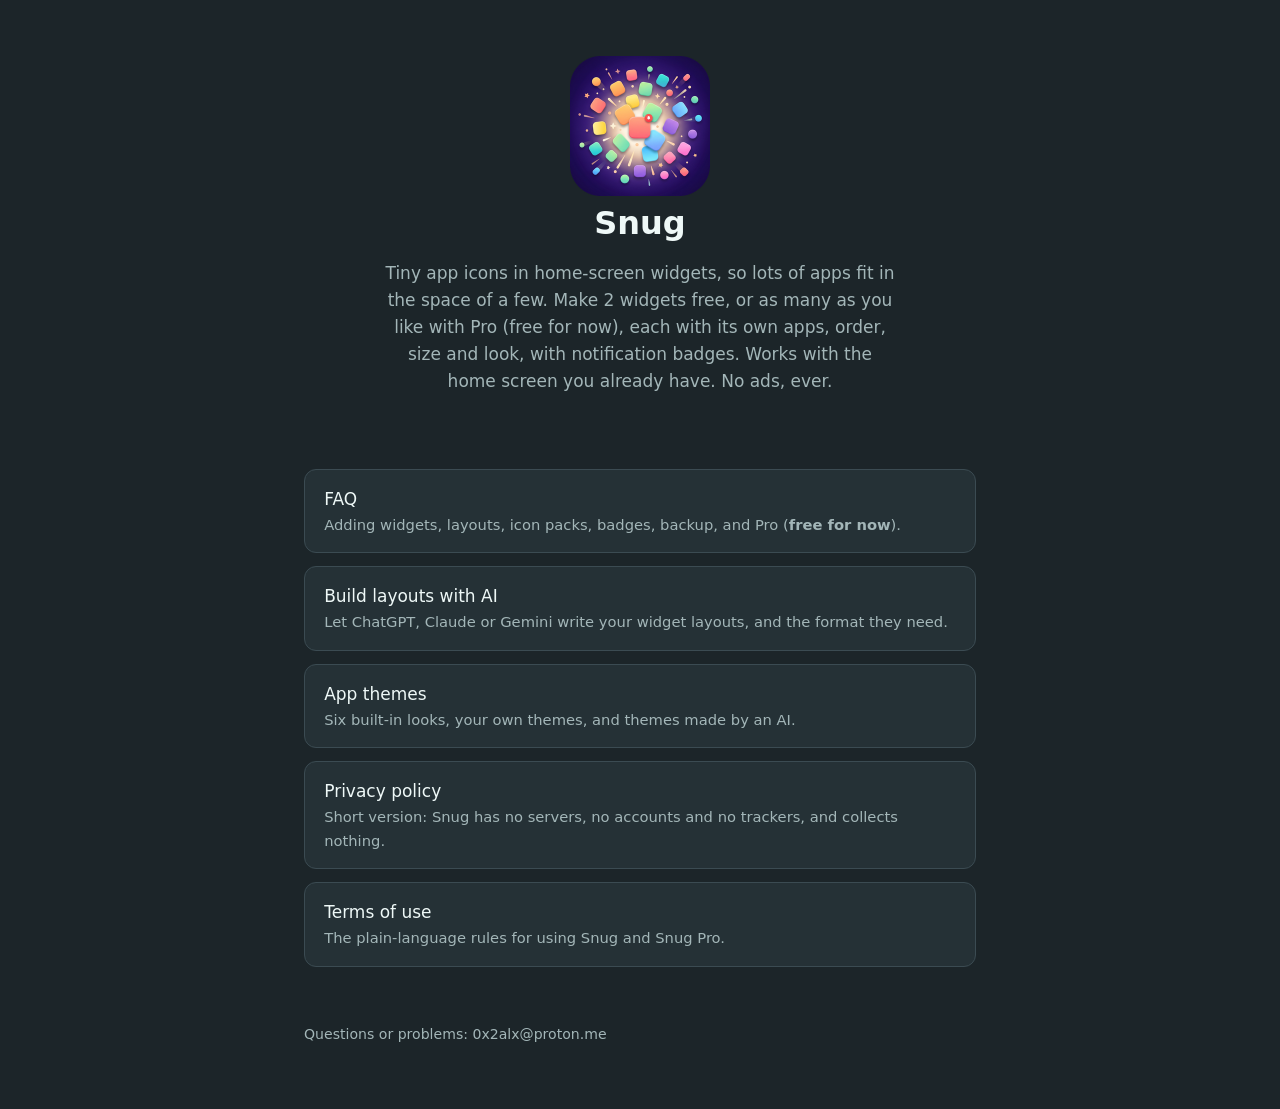
<file: index.html>
<!doctype html>
<html lang="en">
<head>
<meta charset="utf-8">
<meta name="viewport" content="width=device-width, initial-scale=1, viewport-fit=cover">
<title>Snug</title>
<meta name="description" content="Snug puts tiny app icons on your Android home screen in widgets: as many widgets as you like, each with its own apps, order, size and look, with notification badges.">
<link rel="icon" href="assets/favicon.png">
<link rel="stylesheet" href="style.css">
</head>
<body>
<div class="wrap">
  <section class="hero">
    <img src="assets/snug-logo.png" alt="Snug logo">
    <h1>Snug</h1>
    <p>Tiny app icons in home-screen widgets, so lots of apps fit in the space of a few. Make 2 widgets free, or as many as you like with Pro (free for now), each with its own apps, order, size and look, with notification badges. Works with the home screen you already have. No ads, ever.</p>
  </section>
  <div class="links">
    <a href="faq.html">FAQ<span>Adding widgets, layouts, icon packs, badges, backup, and Pro (<strong>free for now</strong>).</span></a>
    <a href="ai.html">Build layouts with AI<span>Let ChatGPT, Claude or Gemini write your widget layouts, and the format they need.</span></a>
    <a href="themes.html">App themes<span>Six built-in looks, your own themes, and themes made by an AI.</span></a>
    <a href="privacy.html">Privacy policy<span>Short version: Snug has no servers, no accounts and no trackers, and collects nothing.</span></a>
    <a href="terms.html">Terms of use<span>The plain-language rules for using Snug and Snug Pro.</span></a>
  </div>
  <footer>Questions or problems: 0x2alx@proton.me</footer>
</div>
</body>
</html>
</file>
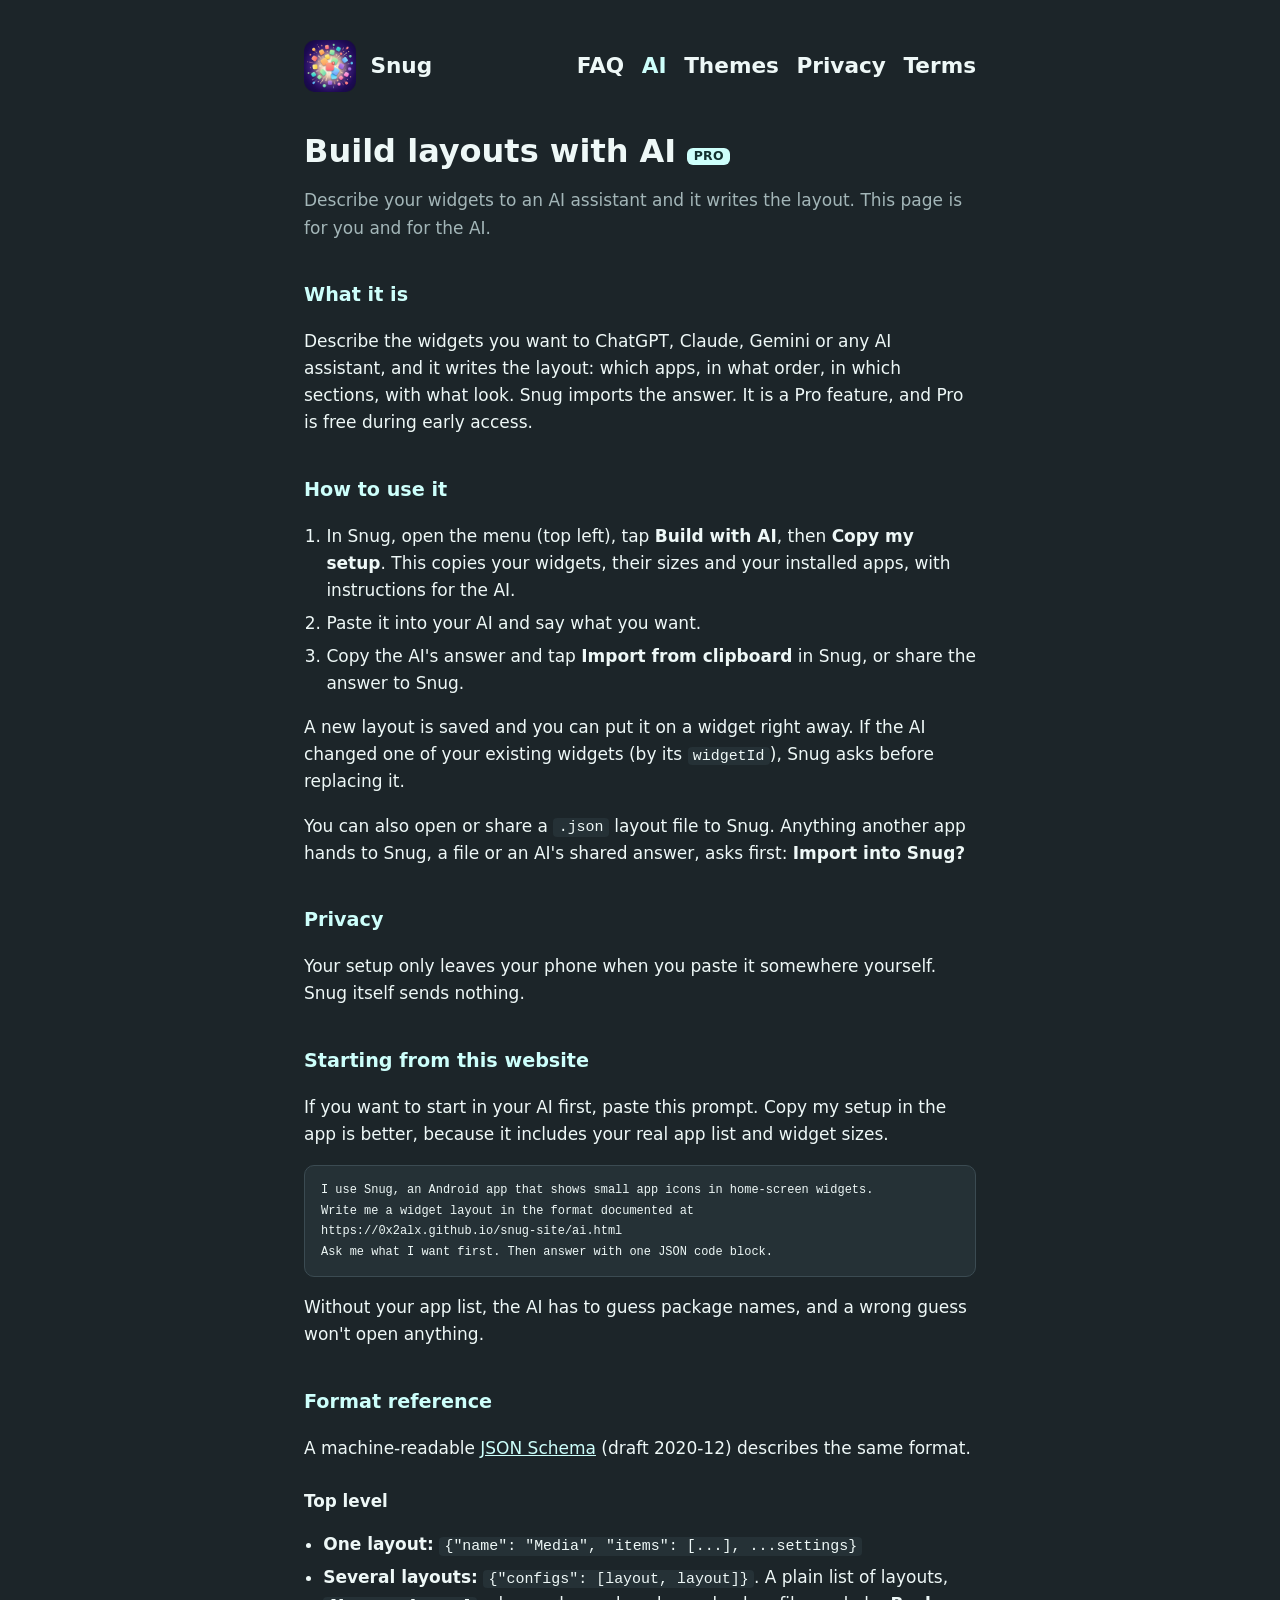
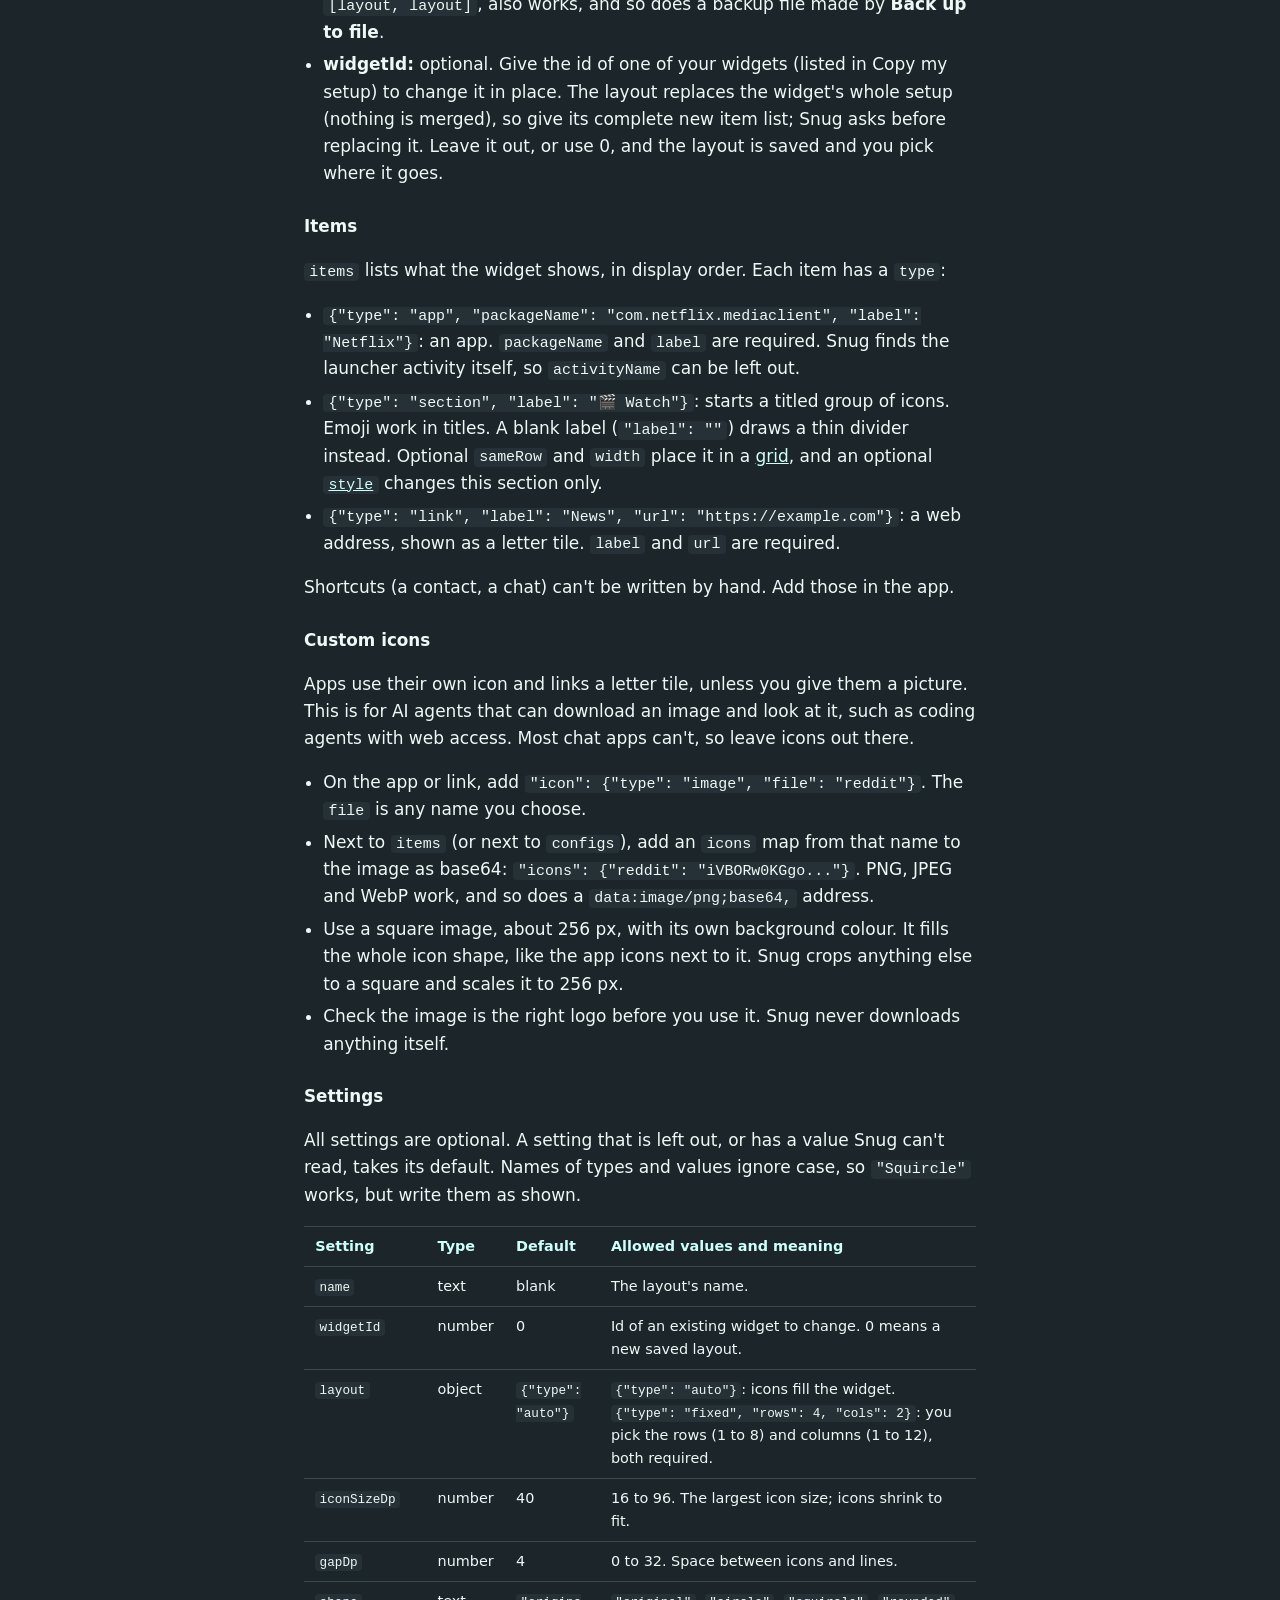
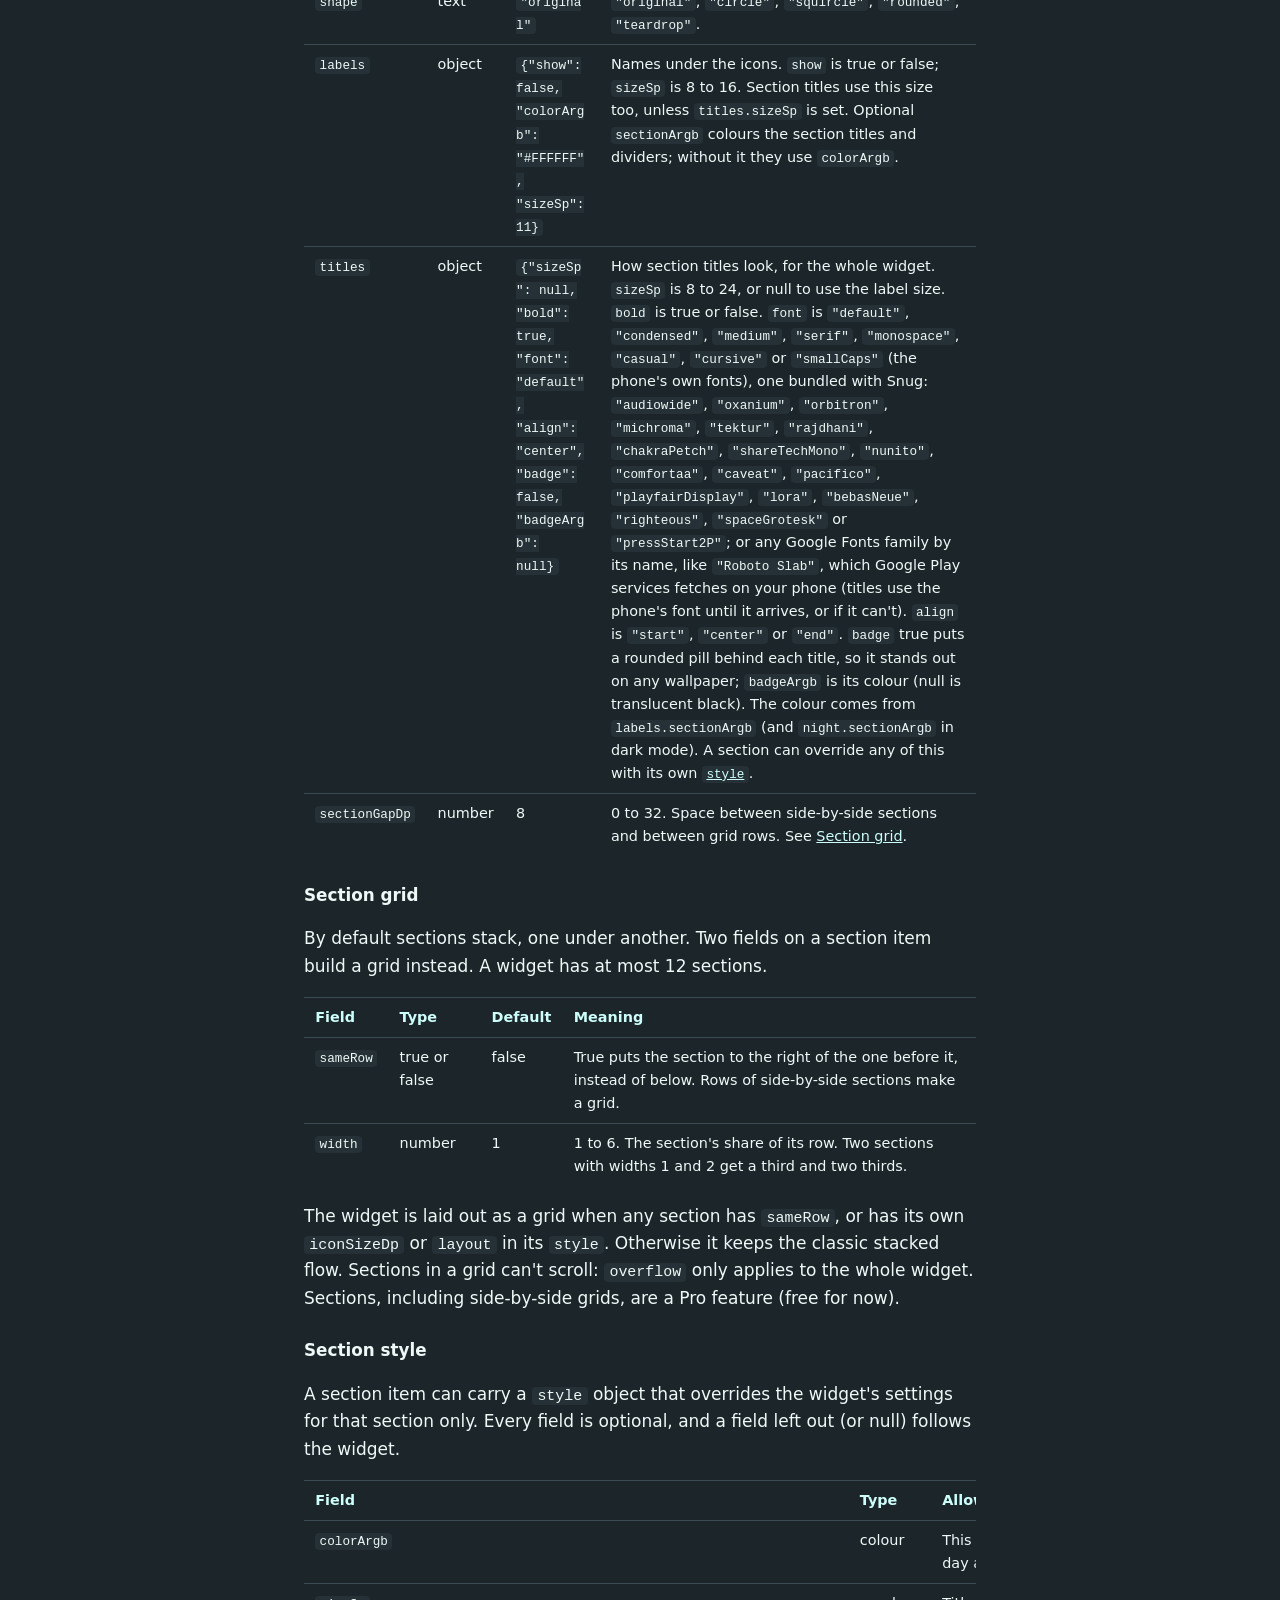
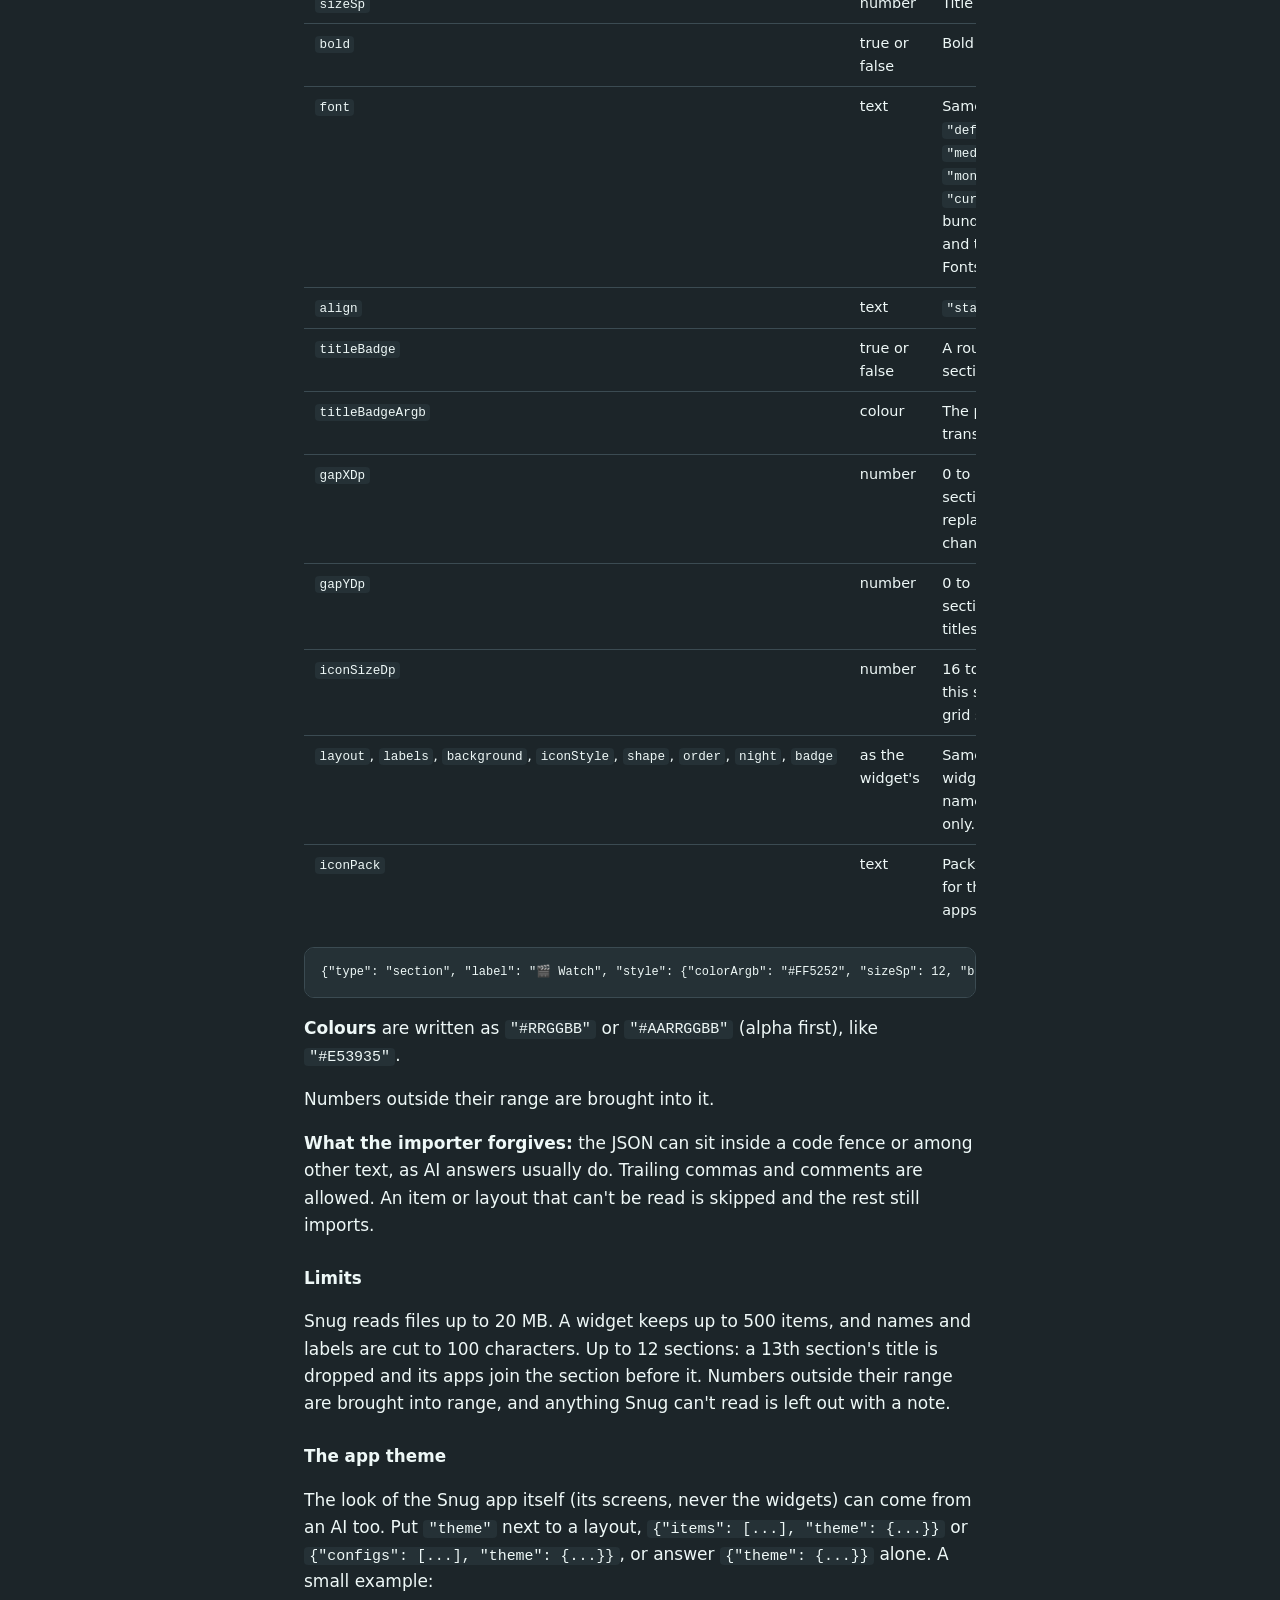
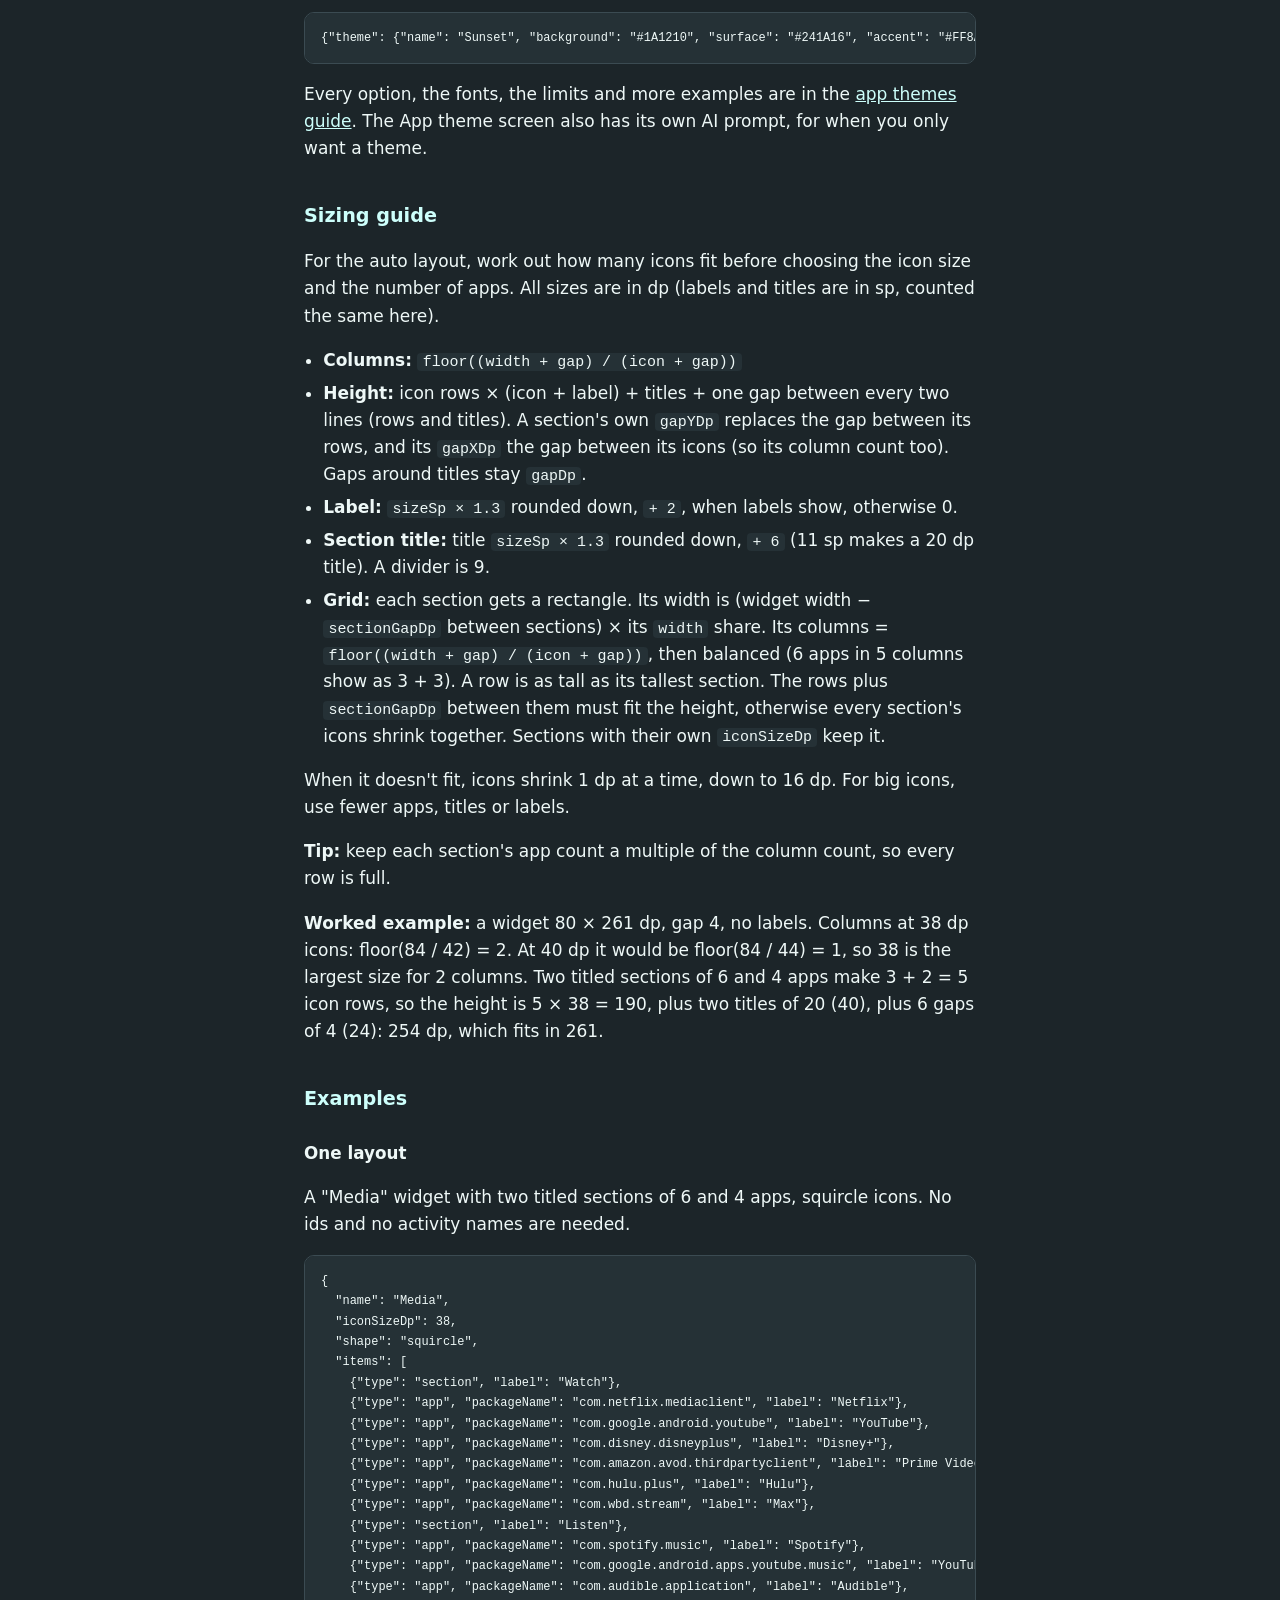
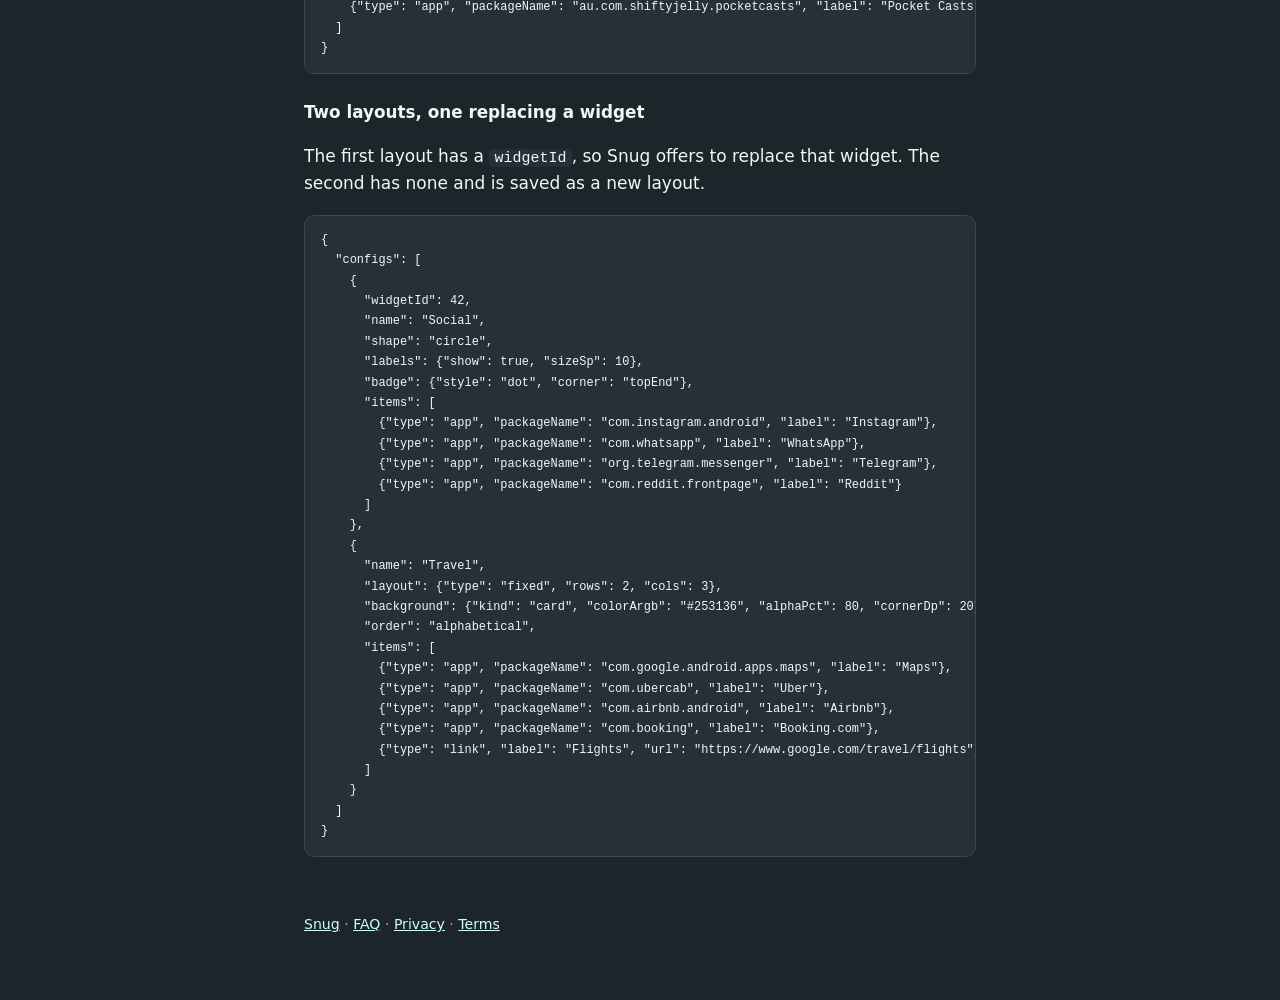
<file: ai.html>
<!doctype html>
<html lang="en">
<head>
<meta charset="utf-8">
<meta name="viewport" content="width=device-width, initial-scale=1, viewport-fit=cover">
<title>Build layouts with AI</title>
<meta name="description" content="How to have ChatGPT, Claude, Gemini or any AI assistant write Snug widget layouts, and the layout format it needs.">
<link rel="icon" href="assets/favicon.png">
<link rel="stylesheet" href="style.css">
</head>
<body>
<div class="wrap">
  <header class="top">
    <img src="assets/snug-logo.png" alt="">
    <a href="index.html">Snug</a>
    <nav><a href="faq.html">FAQ</a><a href="ai.html" aria-current="page">AI</a><a href="themes.html">Themes</a><a href="privacy.html">Privacy</a><a href="terms.html">Terms</a></nav>
  </header>

  <h1>Build layouts with AI <span class="free">PRO</span></h1>
  <p class="muted">Describe your widgets to an AI assistant and it writes the layout. This page is for you and for the AI.</p>

  <h2>What it is</h2>
  <p>Describe the widgets you want to ChatGPT, Claude, Gemini or any AI assistant, and it writes the layout: which apps, in what order, in which sections, with what look. Snug imports the answer. It is a Pro feature, and Pro is free during early access.</p>

  <h2>How to use it</h2>
  <ol>
    <li>In Snug, open the menu (top left), tap <strong>Build with AI</strong>, then <strong>Copy my setup</strong>. This copies your widgets, their sizes and your installed apps, with instructions for the AI.</li>
    <li>Paste it into your AI and say what you want.</li>
    <li>Copy the AI's answer and tap <strong>Import from clipboard</strong> in Snug, or share the answer to Snug.</li>
  </ol>
  <p>A new layout is saved and you can put it on a widget right away. If the AI changed one of your existing widgets (by its <code>widgetId</code>), Snug asks before replacing it.</p>
  <p>You can also open or share a <code>.json</code> layout file to Snug. Anything another app hands to Snug, a file or an AI's shared answer, asks first: <strong>Import into Snug?</strong></p>

  <h2>Privacy</h2>
  <p>Your setup only leaves your phone when you paste it somewhere yourself. Snug itself sends nothing.</p>

  <h2>Starting from this website</h2>
  <p>If you want to start in your AI first, paste this prompt. Copy my setup in the app is better, because it includes your real app list and widget sizes.</p>
<pre><code>I use Snug, an Android app that shows small app icons in home-screen widgets.
Write me a widget layout in the format documented at
https://0x2alx.github.io/snug-site/ai.html
Ask me what I want first. Then answer with one JSON code block.</code></pre>
  <p>Without your app list, the AI has to guess package names, and a wrong guess won't open anything.</p>

  <h2>Format reference</h2>
  <p>A machine-readable <a href="layout.schema.json">JSON Schema</a> (draft 2020-12) describes the same format.</p>

  <h3>Top level</h3>
  <ul>
    <li><strong>One layout:</strong> <code>{"name": "Media", "items": [...], ...settings}</code></li>
    <li><strong>Several layouts:</strong> <code>{"configs": [layout, layout]}</code>. A plain list of layouts, <code>[layout, layout]</code>, also works, and so does a backup file made by <strong>Back up to file</strong>.</li>
    <li><strong>widgetId:</strong> optional. Give the id of one of your widgets (listed in Copy my setup) to change it in place. The layout replaces the widget's whole setup (nothing is merged), so give its complete new item list; Snug asks before replacing it. Leave it out, or use 0, and the layout is saved and you pick where it goes.</li>
  </ul>

  <h3>Items</h3>
  <p><code>items</code> lists what the widget shows, in display order. Each item has a <code>type</code>:</p>
  <ul>
    <li><code>{"type": "app", "packageName": "com.netflix.mediaclient", "label": "Netflix"}</code>: an app. <code>packageName</code> and <code>label</code> are required. Snug finds the launcher activity itself, so <code>activityName</code> can be left out.</li>
    <li><code>{"type": "section", "label": "🎬 Watch"}</code>: starts a titled group of icons. Emoji work in titles. A blank label (<code>"label": ""</code>) draws a thin divider instead. Optional <code>sameRow</code> and <code>width</code> place it in a <a href="#section-grid">grid</a>, and an optional <a href="#section-style"><code>style</code></a> changes this section only.</li>
    <li><code>{"type": "link", "label": "News", "url": "https://example.com"}</code>: a web address, shown as a letter tile. <code>label</code> and <code>url</code> are required.</li>
  </ul>
  <p>Shortcuts (a contact, a chat) can't be written by hand. Add those in the app.</p>

  <h3>Custom icons</h3>
  <p>Apps use their own icon and links a letter tile, unless you give them a picture. This is for AI agents that can download an image and look at it, such as coding agents with web access. Most chat apps can't, so leave icons out there.</p>
  <ul>
    <li>On the app or link, add <code>"icon": {"type": "image", "file": "reddit"}</code>. The <code>file</code> is any name you choose.</li>
    <li>Next to <code>items</code> (or next to <code>configs</code>), add an <code>icons</code> map from that name to the image as base64: <code>"icons": {"reddit": "iVBORw0KGgo..."}</code>. PNG, JPEG and WebP work, and so does a <code>data:image/png;base64,</code> address.</li>
    <li>Use a square image, about 256 px, with its own background colour. It fills the whole icon shape, like the app icons next to it. Snug crops anything else to a square and scales it to 256 px.</li>
    <li>Check the image is the right logo before you use it. Snug never downloads anything itself.</li>
  </ul>

  <h3>Settings</h3>
  <p>All settings are optional. A setting that is left out, or has a value Snug can't read, takes its default. Names of types and values ignore case, so <code>"Squircle"</code> works, but write them as shown.</p>
  <table>
    <thead><tr><th>Setting</th><th>Type</th><th>Default</th><th>Allowed values and meaning</th></tr></thead>
    <tbody>
      <tr><td><code>name</code></td><td>text</td><td>blank</td><td>The layout's name.</td></tr>
      <tr><td><code>widgetId</code></td><td>number</td><td>0</td><td>Id of an existing widget to change. 0 means a new saved layout.</td></tr>
      <tr><td><code>layout</code></td><td>object</td><td><code>{"type": "auto"}</code></td><td><code>{"type": "auto"}</code>: icons fill the widget. <code>{"type": "fixed", "rows": 4, "cols": 2}</code>: you pick the rows (1 to 8) and columns (1 to 12), both required.</td></tr>
      <tr><td><code>iconSizeDp</code></td><td>number</td><td>40</td><td>16 to 96. The largest icon size; icons shrink to fit.</td></tr>
      <tr><td><code>gapDp</code></td><td>number</td><td>4</td><td>0 to 32. Space between icons and lines.</td></tr>
      <tr><td><code>shape</code></td><td>text</td><td><code>"original"</code></td><td><code>"original"</code>, <code>"circle"</code>, <code>"squircle"</code>, <code>"rounded"</code>, <code>"teardrop"</code>.</td></tr>
      <tr><td><code>labels</code></td><td>object</td><td><code>{"show": false, "colorArgb": "#FFFFFF", "sizeSp": 11}</code></td><td>Names under the icons. <code>show</code> is true or false; <code>sizeSp</code> is 8 to 16. Section titles use this size too, unless <code>titles.sizeSp</code> is set. Optional <code>sectionArgb</code> colours the section titles and dividers; without it they use <code>colorArgb</code>.</td></tr>
      <tr><td><code>titles</code></td><td>object</td><td><code>{"sizeSp": null, "bold": true, "font": "default", "align": "center", "badge": false, "badgeArgb": null}</code></td><td>How section titles look, for the whole widget. <code>sizeSp</code> is 8 to 24, or null to use the label size. <code>bold</code> is true or false. <code>font</code> is <code>"default"</code>, <code>"condensed"</code>, <code>"medium"</code>, <code>"serif"</code>, <code>"monospace"</code>, <code>"casual"</code>, <code>"cursive"</code> or <code>"smallCaps"</code> (the phone's own fonts), one bundled with Snug: <code>"audiowide"</code>, <code>"oxanium"</code>, <code>"orbitron"</code>, <code>"michroma"</code>, <code>"tektur"</code>, <code>"rajdhani"</code>, <code>"chakraPetch"</code>, <code>"shareTechMono"</code>, <code>"nunito"</code>, <code>"comfortaa"</code>, <code>"caveat"</code>, <code>"pacifico"</code>, <code>"playfairDisplay"</code>, <code>"lora"</code>, <code>"bebasNeue"</code>, <code>"righteous"</code>, <code>"spaceGrotesk"</code> or <code>"pressStart2P"</code>; or any Google Fonts family by its name, like <code>"Roboto Slab"</code>, which Google Play services fetches on your phone (titles use the phone's font until it arrives, or if it can't). <code>align</code> is <code>"start"</code>, <code>"center"</code> or <code>"end"</code>. <code>badge</code> true puts a rounded pill behind each title, so it stands out on any wallpaper; <code>badgeArgb</code> is its colour (null is translucent black). The colour comes from <code>labels.sectionArgb</code> (and <code>night.sectionArgb</code> in dark mode). A section can override any of this with its own <a href="#section-style"><code>style</code></a>.</td></tr>
      <tr><td><code>sectionGapDp</code></td><td>number</td><td>8</td><td>0 to 32. Space between side-by-side sections and between grid rows. See <a href="#section-grid">Section grid</a>.</td></tr>
    </tbody>
  </table>
  <h3 id="section-grid">Section grid</h3>
  <p>By default sections stack, one under another. Two fields on a section item build a grid instead. A widget has at most 12 sections.</p>
  <table>
    <thead><tr><th>Field</th><th>Type</th><th>Default</th><th>Meaning</th></tr></thead>
    <tbody>
      <tr><td><code>sameRow</code></td><td>true or false</td><td>false</td><td>True puts the section to the right of the one before it, instead of below. Rows of side-by-side sections make a grid.</td></tr>
      <tr><td><code>width</code></td><td>number</td><td>1</td><td>1 to 6. The section's share of its row. Two sections with widths 1 and 2 get a third and two thirds.</td></tr>
    </tbody>
  </table>
  <p>The widget is laid out as a grid when any section has <code>sameRow</code>, or has its own <code>iconSizeDp</code> or <code>layout</code> in its <code>style</code>. Otherwise it keeps the classic stacked flow. Sections in a grid can't scroll: <code>overflow</code> only applies to the whole widget. Sections, including side-by-side grids, are a Pro feature (free for now).</p>

  <h3 id="section-style">Section style</h3>
  <p>A section item can carry a <code>style</code> object that overrides the widget's settings for that section only. Every field is optional, and a field left out (or null) follows the widget.</p>
  <table>
    <thead><tr><th>Field</th><th>Type</th><th>Allowed values and meaning</th></tr></thead>
    <tbody>
      <tr><td><code>colorArgb</code></td><td>colour</td><td>This section's title colour, in day and dark mode alike.</td></tr>
      <tr><td><code>sizeSp</code></td><td>number</td><td>Title size, 8 to 24.</td></tr>
      <tr><td><code>bold</code></td><td>true or false</td><td>Bold title or not.</td></tr>
      <tr><td><code>font</code></td><td>text</td><td>Same values as <code>titles.font</code>: <code>"default"</code>, <code>"condensed"</code>, <code>"medium"</code>, <code>"serif"</code>, <code>"monospace"</code>, <code>"casual"</code>, <code>"cursive"</code>, <code>"smallCaps"</code>, a bundled one (<code>"chakraPetch"</code> and the rest), or any Google Fonts family by its name.</td></tr>
      <tr><td><code>align</code></td><td>text</td><td><code>"start"</code>, <code>"center"</code> or <code>"end"</code>.</td></tr>
      <tr><td><code>titleBadge</code></td><td>true or false</td><td>A rounded pill behind this section's title.</td></tr>
      <tr><td><code>titleBadgeArgb</code></td><td>colour</td><td>The pill's colour. Null is translucent black.</td></tr>
      <tr><td><code>gapXDp</code></td><td>number</td><td>0 to 32. Space between this section's icons across. It replaces <code>gapDp</code> there, so it can change how many columns fit.</td></tr>
      <tr><td><code>gapYDp</code></td><td>number</td><td>0 to 32. Space between this section's rows. Gaps around titles stay at <code>gapDp</code>.</td></tr>
      <tr><td><code>iconSizeDp</code></td><td>number</td><td>16 to 96. Largest icon size in this section. It keeps it when a grid shrinks.</td></tr>
      <tr><td><code>layout</code>, <code>labels</code>, <code>background</code>, <code>iconStyle</code>, <code>shape</code>, <code>order</code>, <code>night</code>, <code>badge</code></td><td>as the widget's</td><td>Same shape and values as the widget-level setting of that name, applying to this section only.</td></tr>
      <tr><td><code>iconPack</code></td><td>text</td><td>Package name of an icon pack for this section. <code>""</code> means the apps' own icons in this section.</td></tr>
    </tbody>
  </table>
<pre><code>{"type": "section", "label": "🎬 Watch", "style": {"colorArgb": "#FF5252", "sizeSp": 12, "bold": true, "font": "serif", "align": "start", "gapXDp": 2, "gapYDp": 6, "iconSizeDp": 48, "shape": "circle"}}</code></pre>
  <p><strong>Colours</strong> are written as <code>"#RRGGBB"</code> or <code>"#AARRGGBB"</code> (alpha first), like <code>"#E53935"</code>.</p>
  <p>Numbers outside their range are brought into it.</p>
  <p><strong>What the importer forgives:</strong> the JSON can sit inside a code fence or among other text, as AI answers usually do. Trailing commas and comments are allowed. An item or layout that can't be read is skipped and the rest still imports.</p>

  <h3 id="limits">Limits</h3>
  <p>Snug reads files up to 20 MB. A widget keeps up to 500 items, and names and labels are cut to 100 characters. Up to 12 sections: a 13th section's title is dropped and its apps join the section before it. Numbers outside their range are brought into range, and anything Snug can't read is left out with a note.</p>

  <h3>The app theme</h3>
  <p>The look of the Snug app itself (its screens, never the widgets) can come from an AI too. Put <code>"theme"</code> next to a layout, <code>{"items": [...], "theme": {...}}</code> or <code>{"configs": [...], "theme": {...}}</code>, or answer <code>{"theme": {...}}</code> alone. A small example:</p>
<pre><code>{"theme": {"name": "Sunset", "background": "#1A1210", "surface": "#241A16", "accent": "#FF8A3D", "onAccent": "#1A0E06", "text": "#FBEFE8", "mutedText": "#C9AFA3", "font": "Chakra Petch"}}</code></pre>
  <p>Every option, the fonts, the limits and more examples are in the <a href="themes.html">app themes guide</a>. The App theme screen also has its own AI prompt, for when you only want a theme.</p>

  <h2>Sizing guide</h2>
  <p>For the auto layout, work out how many icons fit before choosing the icon size and the number of apps. All sizes are in dp (labels and titles are in sp, counted the same here).</p>
  <ul>
    <li><strong>Columns:</strong> <code>floor((width + gap) / (icon + gap))</code></li>
    <li><strong>Height:</strong> icon rows × (icon + label) + titles + one gap between every two lines (rows and titles). A section's own <code>gapYDp</code> replaces the gap between its rows, and its <code>gapXDp</code> the gap between its icons (so its column count too). Gaps around titles stay <code>gapDp</code>.</li>
    <li><strong>Label:</strong> <code>sizeSp × 1.3</code> rounded down, <code>+ 2</code>, when labels show, otherwise 0.</li>
    <li><strong>Section title:</strong> title <code>sizeSp × 1.3</code> rounded down, <code>+ 6</code> (11 sp makes a 20 dp title). A divider is 9.</li>
    <li><strong>Grid:</strong> each section gets a rectangle. Its width is (widget width − <code>sectionGapDp</code> between sections) × its <code>width</code> share. Its columns = <code>floor((width + gap) / (icon + gap))</code>, then balanced (6 apps in 5 columns show as 3 + 3). A row is as tall as its tallest section. The rows plus <code>sectionGapDp</code> between them must fit the height, otherwise every section's icons shrink together. Sections with their own <code>iconSizeDp</code> keep it.</li>
  </ul>
  <p>When it doesn't fit, icons shrink 1 dp at a time, down to 16 dp. For big icons, use fewer apps, titles or labels.</p>
  <p><strong>Tip:</strong> keep each section's app count a multiple of the column count, so every row is full.</p>
  <p><strong>Worked example:</strong> a widget 80 × 261 dp, gap 4, no labels. Columns at 38 dp icons: floor(84 / 42) = 2. At 40 dp it would be floor(84 / 44) = 1, so 38 is the largest size for 2 columns. Two titled sections of 6 and 4 apps make 3 + 2 = 5 icon rows, so the height is 5 × 38 = 190, plus two titles of 20 (40), plus 6 gaps of 4 (24): 254 dp, which fits in 261.</p>

  <h2>Examples</h2>
  <h3>One layout</h3>
  <p>A "Media" widget with two titled sections of 6 and 4 apps, squircle icons. No ids and no activity names are needed.</p>
<pre><code>{
  "name": "Media",
  "iconSizeDp": 38,
  "shape": "squircle",
  "items": [
    {"type": "section", "label": "Watch"},
    {"type": "app", "packageName": "com.netflix.mediaclient", "label": "Netflix"},
    {"type": "app", "packageName": "com.google.android.youtube", "label": "YouTube"},
    {"type": "app", "packageName": "com.disney.disneyplus", "label": "Disney+"},
    {"type": "app", "packageName": "com.amazon.avod.thirdpartyclient", "label": "Prime Video"},
    {"type": "app", "packageName": "com.hulu.plus", "label": "Hulu"},
    {"type": "app", "packageName": "com.wbd.stream", "label": "Max"},
    {"type": "section", "label": "Listen"},
    {"type": "app", "packageName": "com.spotify.music", "label": "Spotify"},
    {"type": "app", "packageName": "com.google.android.apps.youtube.music", "label": "YouTube Music"},
    {"type": "app", "packageName": "com.audible.application", "label": "Audible"},
    {"type": "app", "packageName": "au.com.shiftyjelly.pocketcasts", "label": "Pocket Casts"}
  ]
}</code></pre>

  <h3>Two layouts, one replacing a widget</h3>
  <p>The first layout has a <code>widgetId</code>, so Snug offers to replace that widget. The second has none and is saved as a new layout.</p>
<pre><code>{
  "configs": [
    {
      "widgetId": 42,
      "name": "Social",
      "shape": "circle",
      "labels": {"show": true, "sizeSp": 10},
      "badge": {"style": "dot", "corner": "topEnd"},
      "items": [
        {"type": "app", "packageName": "com.instagram.android", "label": "Instagram"},
        {"type": "app", "packageName": "com.whatsapp", "label": "WhatsApp"},
        {"type": "app", "packageName": "org.telegram.messenger", "label": "Telegram"},
        {"type": "app", "packageName": "com.reddit.frontpage", "label": "Reddit"}
      ]
    },
    {
      "name": "Travel",
      "layout": {"type": "fixed", "rows": 2, "cols": 3},
      "background": {"kind": "card", "colorArgb": "#253136", "alphaPct": 80, "cornerDp": 20},
      "order": "alphabetical",
      "items": [
        {"type": "app", "packageName": "com.google.android.apps.maps", "label": "Maps"},
        {"type": "app", "packageName": "com.ubercab", "label": "Uber"},
        {"type": "app", "packageName": "com.airbnb.android", "label": "Airbnb"},
        {"type": "app", "packageName": "com.booking", "label": "Booking.com"},
        {"type": "link", "label": "Flights", "url": "https://www.google.com/travel/flights"}
      ]
    }
  ]
}</code></pre>

  <footer><a href="index.html">Snug</a> · <a href="faq.html">FAQ</a> · <a href="privacy.html">Privacy</a> · <a href="terms.html">Terms</a></footer>
</div>
</body>
</html>
</file>
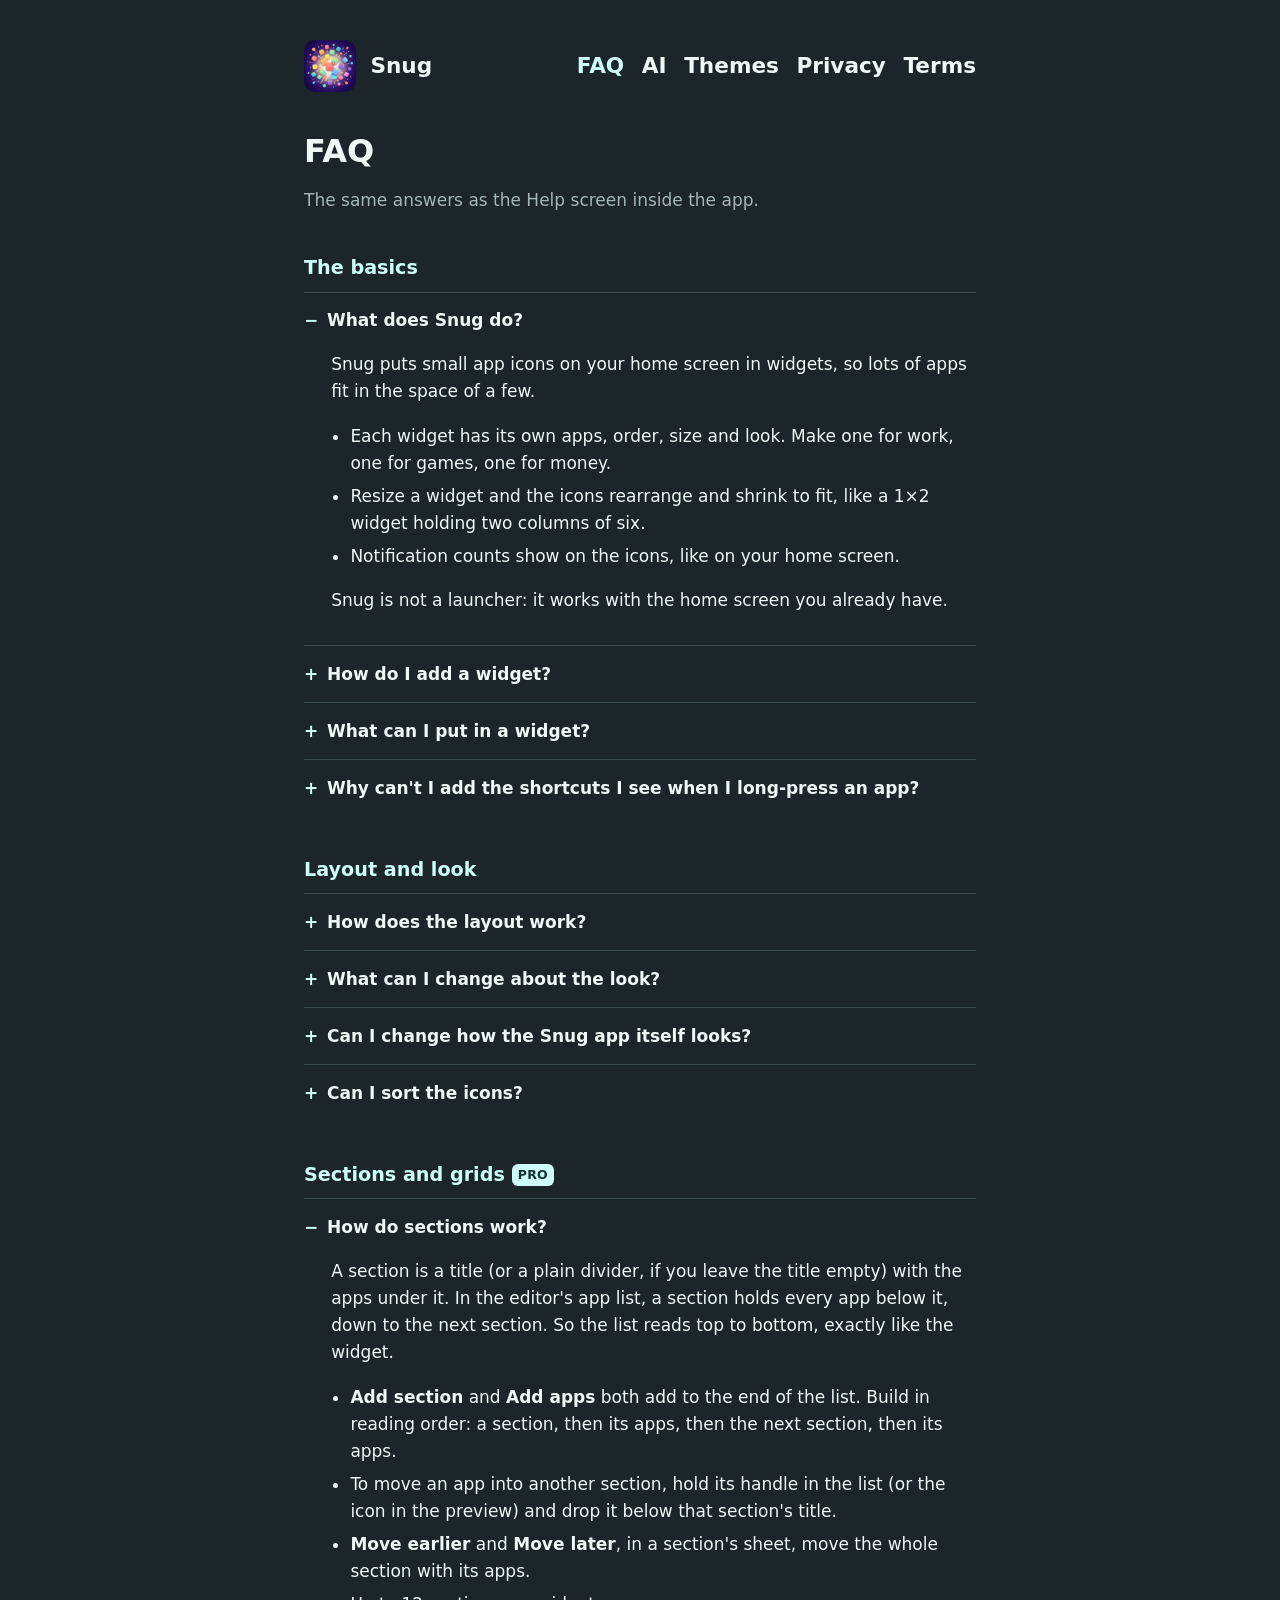
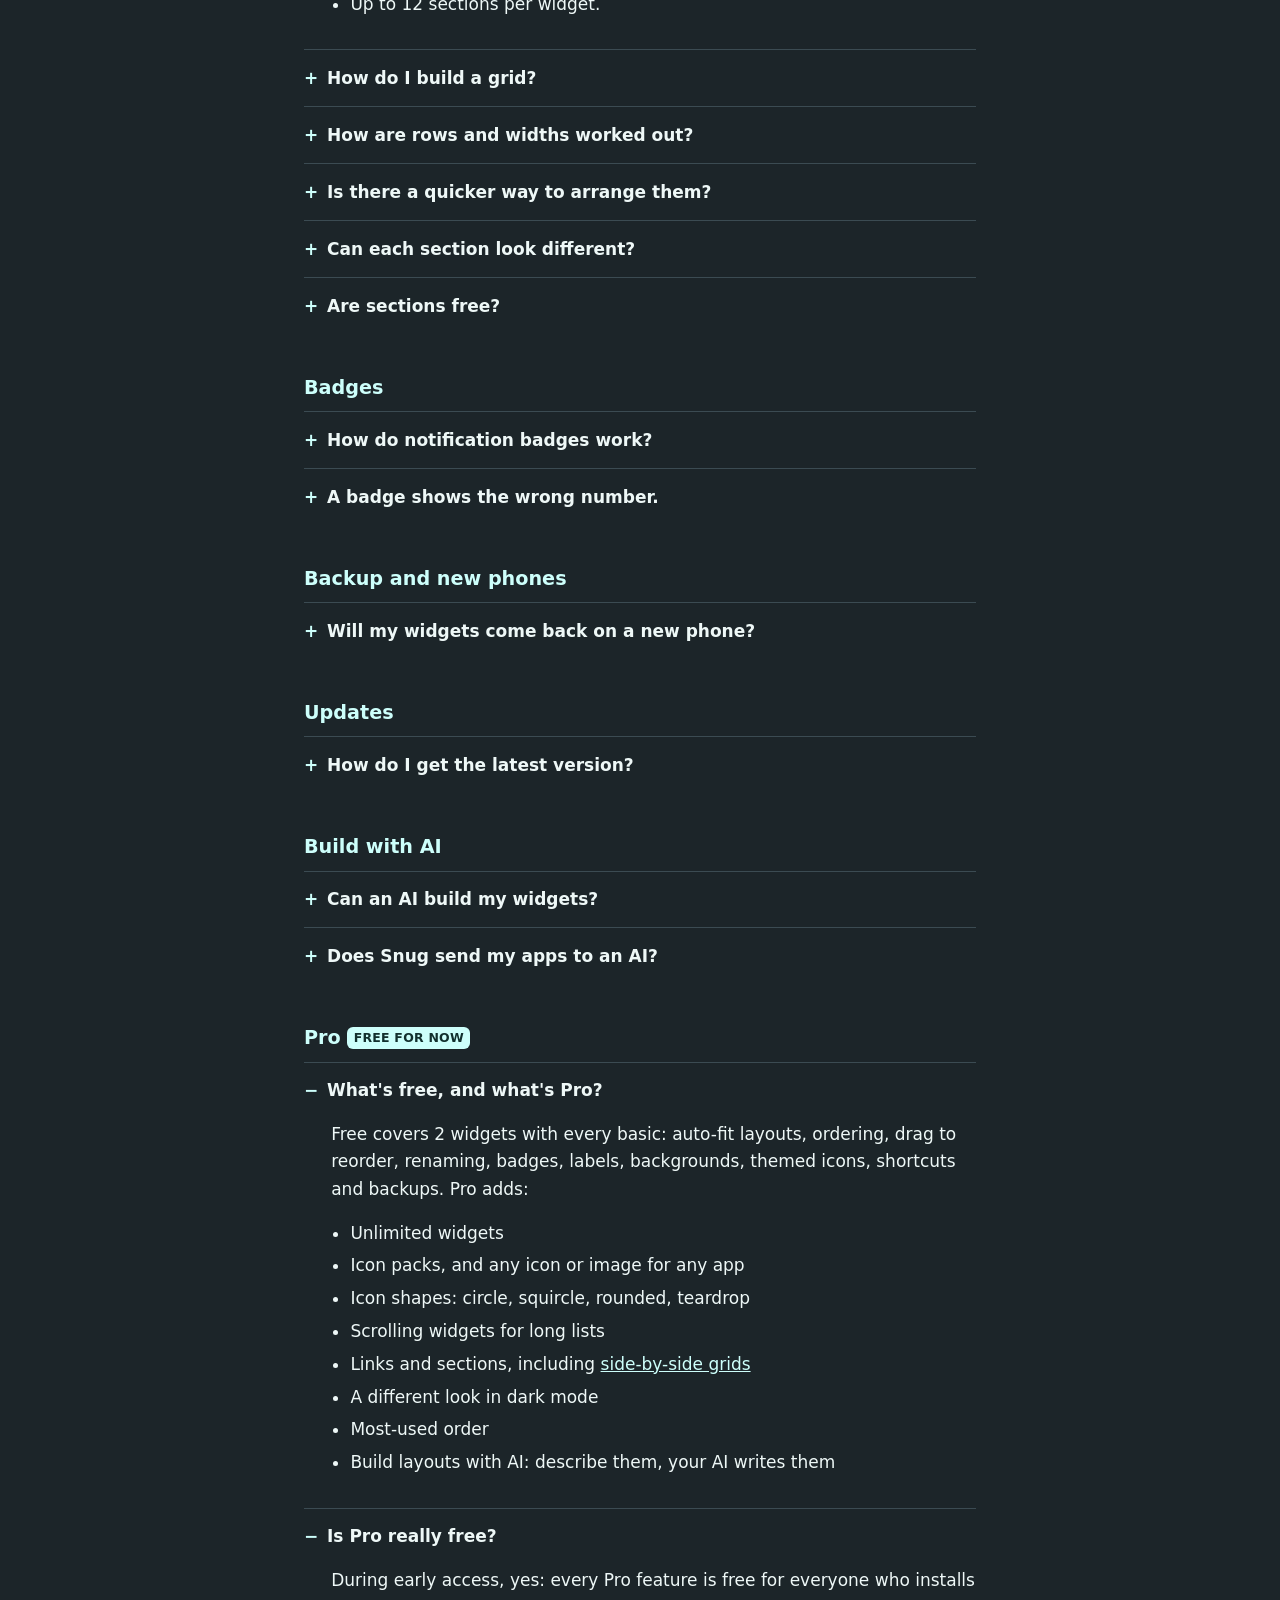
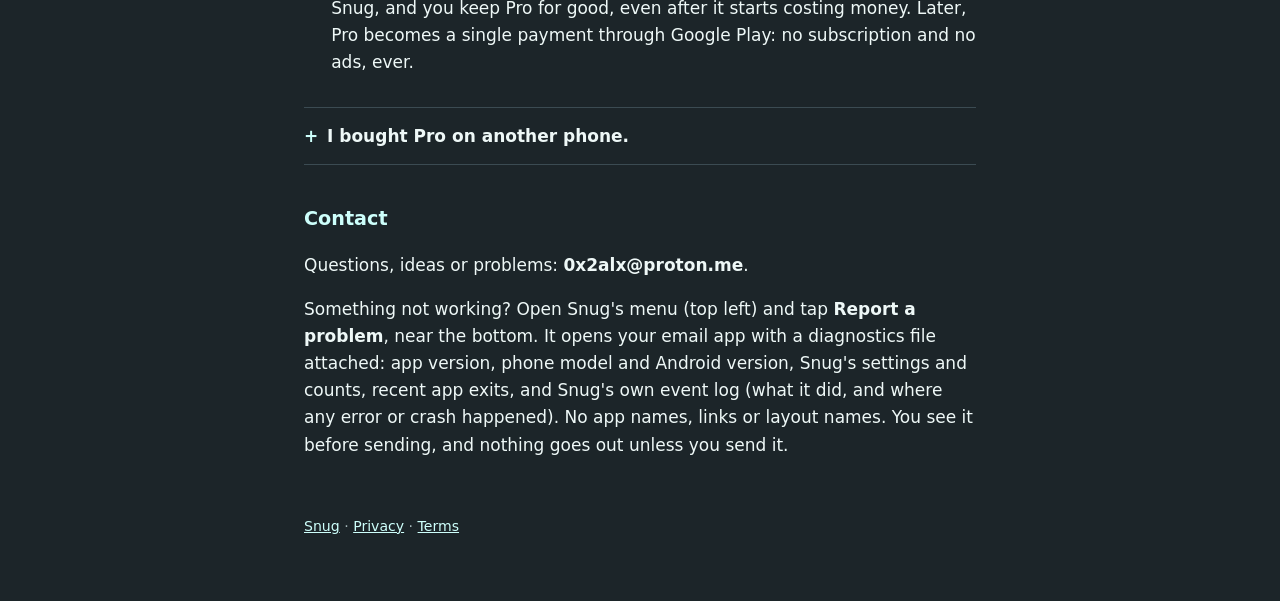
<file: faq.html>
<!doctype html>
<html lang="en">
<head>
<meta charset="utf-8">
<meta name="viewport" content="width=device-width, initial-scale=1, viewport-fit=cover">
<title>Snug FAQ</title>
<meta name="description" content="How Snug works: adding widgets, layouts, icon packs, notification badges, backup and Pro.">
<link rel="icon" href="assets/favicon.png">
<link rel="stylesheet" href="style.css">
</head>
<body>
<div class="wrap">
  <header class="top">
    <img src="assets/snug-logo.png" alt="">
    <a href="index.html">Snug</a>
    <nav><a href="faq.html" aria-current="page">FAQ</a><a href="ai.html">AI</a><a href="themes.html">Themes</a><a href="privacy.html">Privacy</a><a href="terms.html">Terms</a></nav>
  </header>

  <h1>FAQ</h1>
  <p class="muted">The same answers as the Help screen inside the app.</p>

  <h2>The basics</h2>
  <details open>
    <summary>What does Snug do?</summary>
    <p>Snug puts small app icons on your home screen in widgets, so lots of apps fit in the space of a few.</p>
    <ul>
      <li>Each widget has its own apps, order, size and look. Make one for work, one for games, one for money.</li>
      <li>Resize a widget and the icons rearrange and shrink to fit, like a 1×2 widget holding two columns of six.</li>
      <li>Notification counts show on the icons, like on your home screen.</li>
    </ul>
    <p>Snug is not a launcher: it works with the home screen you already have.</p>
  </details>
  <details>
    <summary>How do I add a widget?</summary>
    <p>Open Snug and tap <strong>Add a widget</strong>, or long-press an empty spot on your home screen, tap <strong>Widgets</strong> and pick Snug. The editor opens right away: start blank, copy another widget, or start from a saved layout.</p>
    <ul>
      <li><strong>Resize:</strong> long-press the widget on the home screen and drag its handles.</li>
      <li><strong>Edit later:</strong> tap Edit in Snug, or long-press the widget and tap the pencil ("Customize").</li>
      <li><strong>Remove:</strong> drag it off the home screen like any widget.</li>
    </ul>
  </details>
  <details>
    <summary>What can I put in a widget?</summary>
    <ul>
      <li><strong>Apps:</strong> tick as many as you like.</li>
      <li><strong>Shortcuts:</strong> things apps offer to put on the home screen, like a WhatsApp chat, a direct-dial contact or Maps directions.</li>
      <li><strong>Links (Pro):</strong> any web address. It shows as a letter tile unless you give it an icon.</li>
      <li><strong>Sections (Pro):</strong> a title (or a plain divider) that starts a new group of icons. Sections can sit side by side as a grid: see <a href="#grids">Sections and grids</a>.</li>
    </ul>
    <p>Tap an item in the editor to rename it or give it another icon. Hold the handle to reorder the list, or hold an icon in the preview and drop it where you want it.</p>
  </details>
  <details>
    <summary>Why can't I add the shortcuts I see when I long-press an app?</summary>
    <p>Android only lets your home-screen app (the launcher) read those. Every widget app has this limit. Snug lists the other kind, the shortcuts apps offer to any app, and many apps offer the same things that way: chats, contacts, directions, labels, files.</p>
  </details>

  <h2>Layout and look</h2>
  <details>
    <summary>How does the layout work?</summary>
    <ul>
      <li><strong>Auto:</strong> icons fill whatever size the widget is. The icon size is a maximum: when apps don't fit, icons shrink until they do.</li>
      <li><strong>Fixed:</strong> you pick the rows and columns.</li>
      <li>Tall widgets read down each column first; wide ones read across.</li>
      <li><strong>Scroll:</strong> when apps don't fit, keep the icons at full size and scroll inside the widget.</li>
      <li><strong>Sections:</strong> stacked one under another, or side by side as a grid, each with its own look if you like. See <a href="#grids">Sections and grids</a>.</li>
    </ul>
    <p>The editor's preview shows the widget at its real size; if some apps can't fit, it says how many.</p>
  </details>
  <details>
    <summary>What can I change about the look?</summary>
    <ul>
      <li><strong>Icon style:</strong> the apps' own icons, or Themed: one colour, using the apps' monochrome icons where they have them.</li>
      <li><strong>Icon pack:</strong> use any installed icon pack (the ones made for launchers like Nova).</li>
      <li><strong>Shape:</strong> circle, squircle, rounded or teardrop, so mixed icons look uniform.</li>
      <li><strong>Labels:</strong> names under the icons, in any colour and size.</li>
      <li><strong>Section titles:</strong> any font: your phone's own, the ones that come with Snug, or any Google Fonts family, size, colour, bold and alignment, and an optional coloured badge behind the title. Emoji work too. To style one section differently, tap its title in the app list and turn on <strong>Own title style</strong>.</li>
      <li><strong>Background:</strong> transparent, solid or a rounded card, with your colour and opacity.</li>
      <li><strong>Dark mode:</strong> give the widget different colours while your phone is in dark mode.</li>
    </ul>
  </details>
  <details>
    <summary>Can I change how the Snug app itself looks?</summary>
    <p>Yes, with an app theme: menu (top left), <strong>App theme</strong>. Pick a built-in theme, <strong>Create your own theme</strong> (colours, font, text size, corners and borders), have your AI design one with <strong>AI prompt</strong>, or <strong>Import a theme</strong> from a file. App themes style Snug's own screens; your widgets keep the look you give each of them in its editor. The <a href="themes.html">themes guide</a> has the details.</p>
  </details>
  <details>
    <summary>Can I sort the icons?</summary>
    <ul>
      <li><strong>Manual:</strong> exactly the order you set.</li>
      <li><strong>A–Z:</strong> alphabetical; new apps fall into place by themselves.</li>
      <li><strong>Most used:</strong> the apps you opened most in the last two weeks come first. It needs Usage access, which only lets Snug count app opens on your phone. It re-sorts every few hours.</li>
    </ul>
    <p>With sections, each section is sorted on its own.</p>
  </details>

  <h2 id="grids">Sections and grids <span class="free">PRO</span></h2>
  <details open>
    <summary>How do sections work?</summary>
    <p>A section is a title (or a plain divider, if you leave the title empty) with the apps under it. In the editor's app list, a section holds every app below it, down to the next section. So the list reads top to bottom, exactly like the widget.</p>
    <ul>
      <li><strong>Add section</strong> and <strong>Add apps</strong> both add to the end of the list. Build in reading order: a section, then its apps, then the next section, then its apps.</li>
      <li>To move an app into another section, hold its handle in the list (or the icon in the preview) and drop it below that section's title.</li>
      <li><strong>Move earlier</strong> and <strong>Move later</strong>, in a section's sheet, move the whole section with its apps.</li>
      <li>Up to 12 sections per widget.</li>
    </ul>
  </details>
  <details>
    <summary>How do I build a grid?</summary>
    <p>A grid is rows of sections side by side. Here's a 2&nbsp;×&nbsp;2 grid:</p>
    <div class="gridpic" role="img" aria-label="A widget with Google and Phone side by side on top, Watch and Tools side by side below">
      <div class="gr"><div class="gc"><b>Google</b>4 apps</div><div class="gc"><b>Phone</b>4 apps</div></div>
      <div class="gr"><div class="gc"><b>Watch</b>2 apps</div><div class="gc"><b>Tools</b>5 apps</div></div>
    </div>
    <ol>
      <li>Tap <strong>Add section</strong> and title it Google. Close the sheet, tap <strong>Add apps</strong> and pick its apps.</li>
      <li><strong>Add section</strong> again: Phone. In its sheet, under <strong>Place in the widget</strong>, turn on <strong>Next to the section before</strong>. It moves to the right of Google. Add its apps.</li>
      <li><strong>Add section</strong>: Watch. Leave <strong>Next to the section before</strong> off, so it starts a new row. Add its apps.</li>
      <li><strong>Add section</strong>: Tools, with <strong>Next to the section before</strong> on. Add its apps. Done.</li>
    </ol>
    <p>To change a section later, tap its title in the app list: the same sheet opens, just below the preview, so you see each change as you make it.</p>
  </details>
  <details>
    <summary>How are rows and widths worked out?</summary>
    <ul>
      <li><strong>Rows:</strong> a section with <strong>Next to the section before</strong> on joins the row of the section before it. A section with it off starts a new row. A row is as tall as its tallest section.</li>
      <li><strong>Widths:</strong> once a section shares a row, its sheet shows <strong>Width in its row</strong>, from 1 to 6. Sections split the row by these shares: 2 and 1 gives two thirds and one third.</li>
      <li><strong>Columns:</strong> there's no separate column setting. Sections line up as columns when every row has the same number of sections with the same widths, like the 2&nbsp;×&nbsp;2 grid above.</li>
    </ul>
    <div class="gridpic" role="img" aria-label="Work, width 2, beside Fun, width 1">
      <div class="gr"><div class="gc" style="--w:2"><b>Work</b>width 2</div><div class="gc"><b>Fun</b>width 1</div></div>
    </div>
    <div class="gridpic" role="img" aria-label="Daily across the whole top row, then Social, Games and Money side by side below">
      <div class="gr"><div class="gc"><b>Daily</b>its own row</div></div>
      <div class="gr"><div class="gc"><b>Social</b>new row</div><div class="gc"><b>Games</b>next to</div><div class="gc"><b>Money</b>next to</div></div>
    </div>
  </details>
  <details>
    <summary>Is there a quicker way to arrange them?</summary>
    <p>With two or more sections, <strong>Layout</strong> has a <strong>Sections</strong> block that shows your rows. <strong>Stack all</strong> puts every section on its own row; <strong>All in one row</strong> puts them all side by side. <strong>Space between sections</strong> sets the gap between sections and between rows.</p>
  </details>
  <details>
    <summary>Can each section look different?</summary>
    <ul>
      <li><strong>Its icons and look:</strong> in a section's sheet, <strong>This section's icons and look</strong> has the widget's Layout and Look settings for that section only: icon size, labels, shape, background and more. <strong>Use the widget's settings</strong> resets it.</li>
      <li><strong>Its title:</strong> turn on <strong>Own title style</strong> for its own font, size, colour, alignment and badge.</li>
      <li><strong>Its spacing:</strong> turn on <strong>Own icon spacing</strong>, then use <strong>Same across and down</strong>, or set <strong>Across</strong> and <strong>Down</strong> separately.</li>
    </ul>
    <p>Each section's icon size is a maximum: a section with many apps, or a narrow share of its row, shrinks its icons until they all fit. When the whole grid is too tall for the widget, every section shrinks together. Sections in a grid can't scroll.</p>
  </details>
  <details>
    <summary>Are sections free?</summary>
    <p>Sections and grids are part of Pro, which is free during early access. Everyone who installs during early access keeps it.</p>
  </details>

  <h2>Badges</h2>
  <details>
    <summary>How do notification badges work?</summary>
    <p>Badges show how many notifications an app has, as a number or a dot, in your colour, size and corner. They need Notification access. Snug only counts notifications per app: it doesn't read, keep or send what they say.</p>
  </details>
  <details>
    <summary>A badge shows the wrong number.</summary>
    <p>Some apps group many messages into one notification, so their count can be lower than you expect. Badges also need Notification access to stay on: if they all disappear, open Snug. While the access is off, the top of its main screen offers to turn it back on, and the menu's <strong>Permissions</strong> page shows it any time.</p>
  </details>

  <h2>Backup and new phones</h2>
  <details>
    <summary>Will my widgets come back on a new phone?</summary>
    <p>Yes. Your widgets are part of your phone's Google backup and come back with your apps. If a widget can't be matched on the new phone, its setup is kept as a saved layout: add a widget and pick it under <strong>Start from</strong>.</p>
    <p>You can also back up by hand: in Snug's menu (top left), <strong>Backup and restore</strong>, <strong>Back up to file</strong>, and save it to Google Drive or anywhere else. The file holds your widgets, saved layouts, custom icons and the app theme. <strong>Restore from file</strong> asks before replacing widgets that are still on your home screen; everything else comes back as saved layouts.</p>
    <p>You can also open or share a backup or layout file to Snug to import it. Anything another app hands to Snug asks first: <strong>Import into Snug?</strong></p>
  </details>

  <h2>Updates</h2>
  <details>
    <summary>How do I get the latest version?</summary>
    <p>Google Play updates Snug like any app. When a new version is out, a card at the top of Snug's main screen also says so: tap <strong>Update</strong>, it downloads while you keep using your phone, then tap <strong>Restart</strong>. <strong>Later</strong> hides the card for 3 days.</p>
    <p>After an update, Snug shows what changed once, and the menu's <strong>About</strong> lists every release.</p>
  </details>

  <h2>Build with AI</h2>
  <details>
    <summary>Can an AI build my widgets?</summary>
    <p>Yes. Describe what you want to ChatGPT, Claude, Gemini or any AI assistant and it writes the layout. In Snug's menu (top left), tap <strong>Build with AI</strong> and <strong>Copy my setup</strong>, paste it into your AI and say what you want. It can restyle the Snug app itself too, through the app theme. Then copy its answer and tap <strong>Import from clipboard</strong>, or share the answer to Snug. A new layout is saved and you can put it on a widget right away. If the AI changed one of your widgets, Snug asks before replacing it. It is a Pro feature, free for now. The <a href="ai.html">format is documented here</a>.</p>
  </details>
  <details>
    <summary>Does Snug send my apps to an AI?</summary>
    <p>No. Snug sends nothing. Copy my setup puts your widgets, their sizes and your installed apps on the clipboard, and it only leaves your phone if you paste it into an AI yourself.</p>
  </details>

  <h2>Pro <span class="free">FREE FOR NOW</span></h2>
  <details open>
    <summary>What's free, and what's Pro?</summary>
    <p>Free covers 2 widgets with every basic: auto-fit layouts, ordering, drag to reorder, renaming, badges, labels, backgrounds, themed icons, shortcuts and backups. Pro adds:</p>
    <ul>
      <li>Unlimited widgets</li>
      <li>Icon packs, and any icon or image for any app</li>
      <li>Icon shapes: circle, squircle, rounded, teardrop</li>
      <li>Scrolling widgets for long lists</li>
      <li>Links and sections, including <a href="#grids">side-by-side grids</a></li>
      <li>A different look in dark mode</li>
      <li>Most-used order</li>
      <li>Build layouts with AI: describe them, your AI writes them</li>
    </ul>
  </details>
  <details open>
    <summary>Is Pro really free?</summary>
    <p>During early access, yes: every Pro feature is free for everyone who installs Snug, and you keep Pro for good, even after it starts costing money. Later, Pro becomes a single payment through Google Play: no subscription and no ads, ever.</p>
  </details>
  <details>
    <summary>I bought Pro on another phone.</summary>
    <p>Pro is tied to your Google account. Install Snug with the same account and open it; if Pro doesn't show, tap <strong>Restore purchase</strong> on the Pro screen.</p>
  </details>

  <h2>Contact</h2>
  <p>Questions, ideas or problems: <strong>0x2alx@proton.me</strong>.</p>
  <p>Something not working? Open Snug's menu (top left) and tap <strong>Report a problem</strong>, near the bottom. It opens your email app with a diagnostics file attached: app version, phone model and Android version, Snug's settings and counts, recent app exits, and Snug's own event log (what it did, and where any error or crash happened). No app names, links or layout names. You see it before sending, and nothing goes out unless you send it.</p>

  <footer><a href="index.html">Snug</a> · <a href="privacy.html">Privacy</a> · <a href="terms.html">Terms</a></footer>
</div>
</body>
</html>
</file>
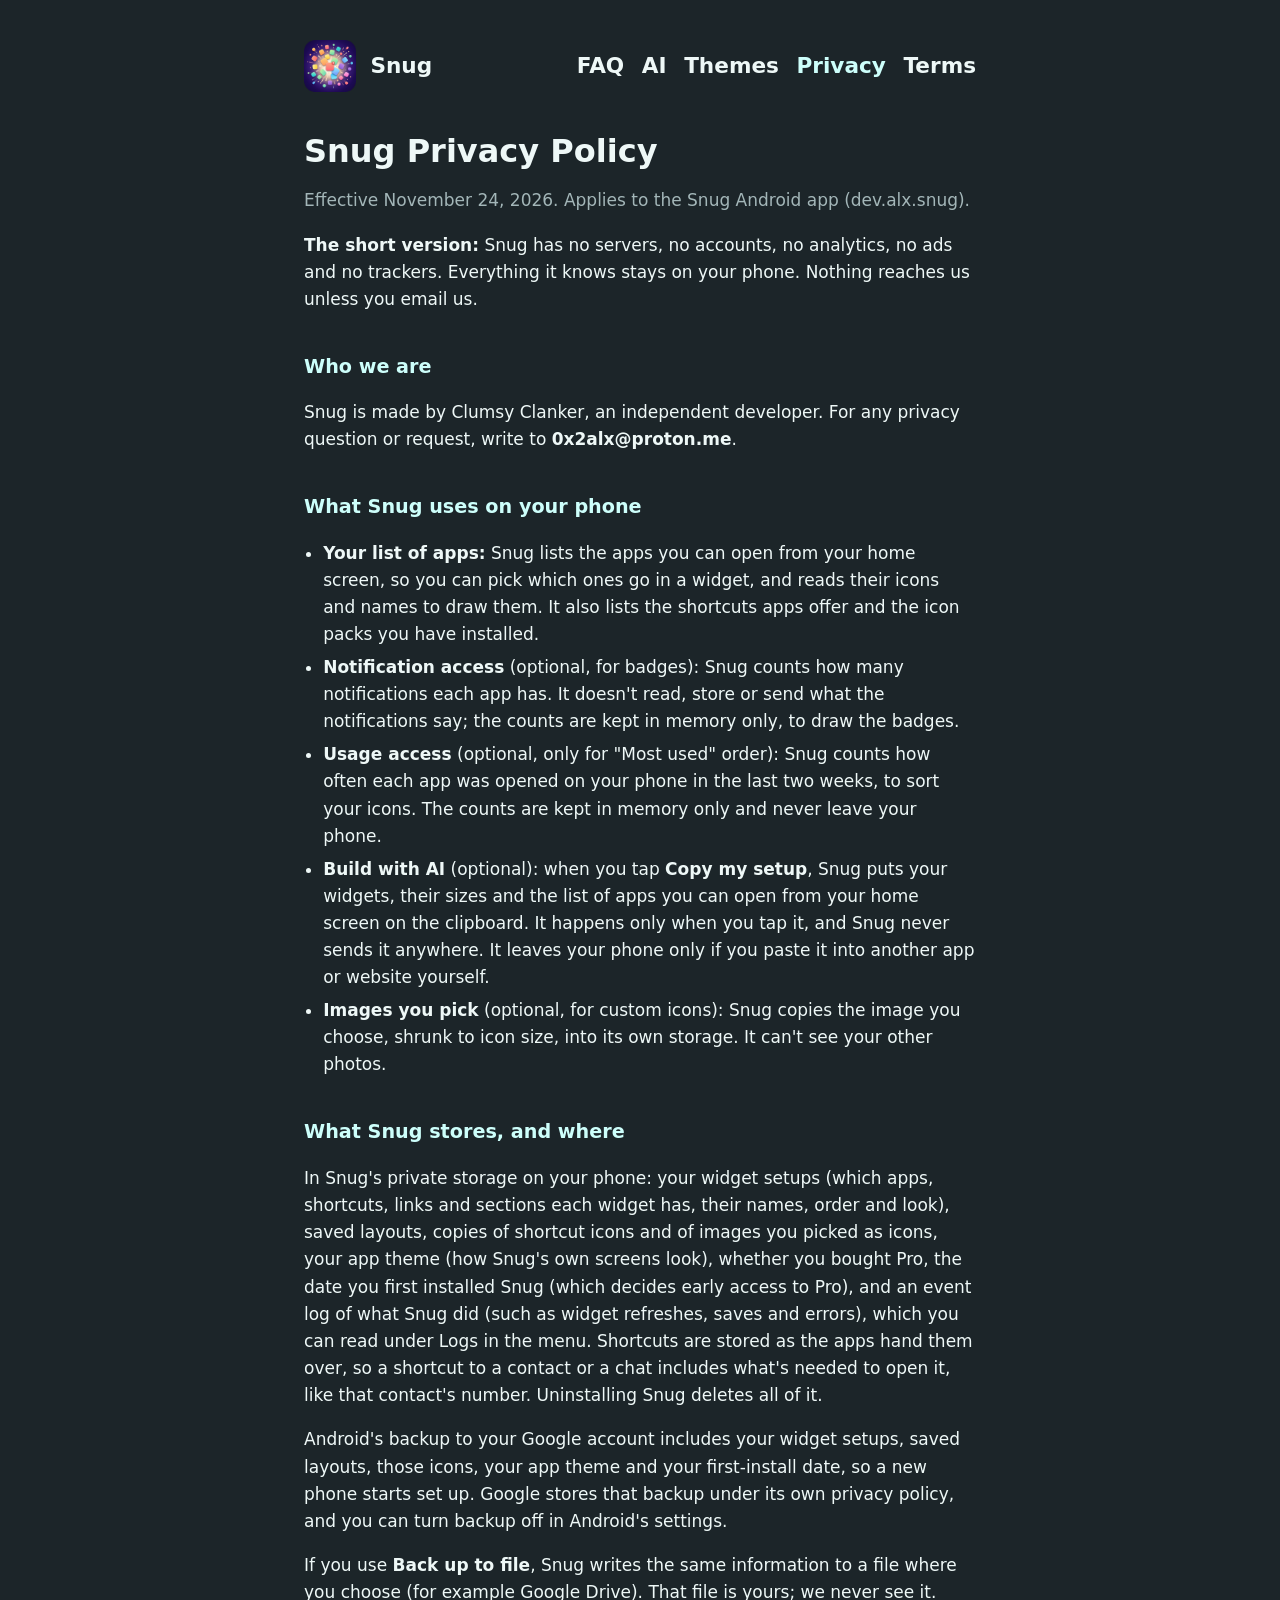
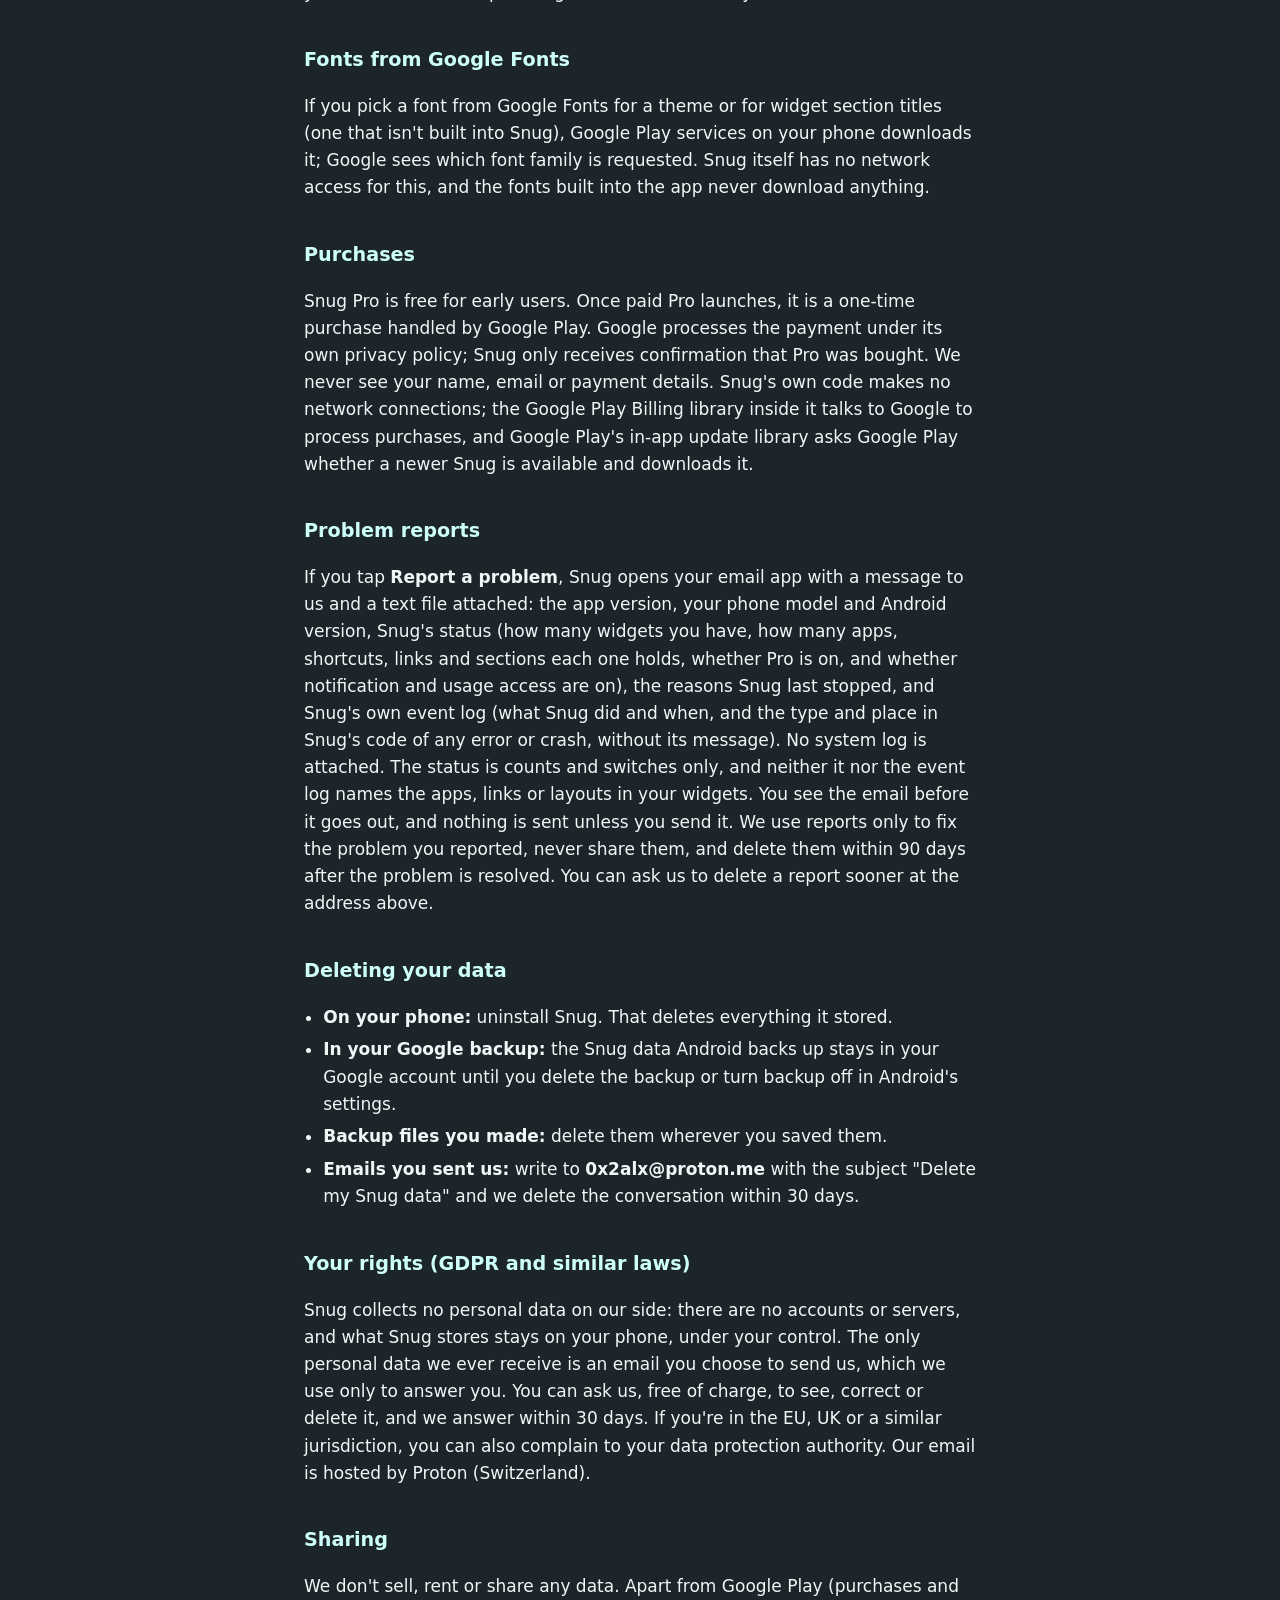
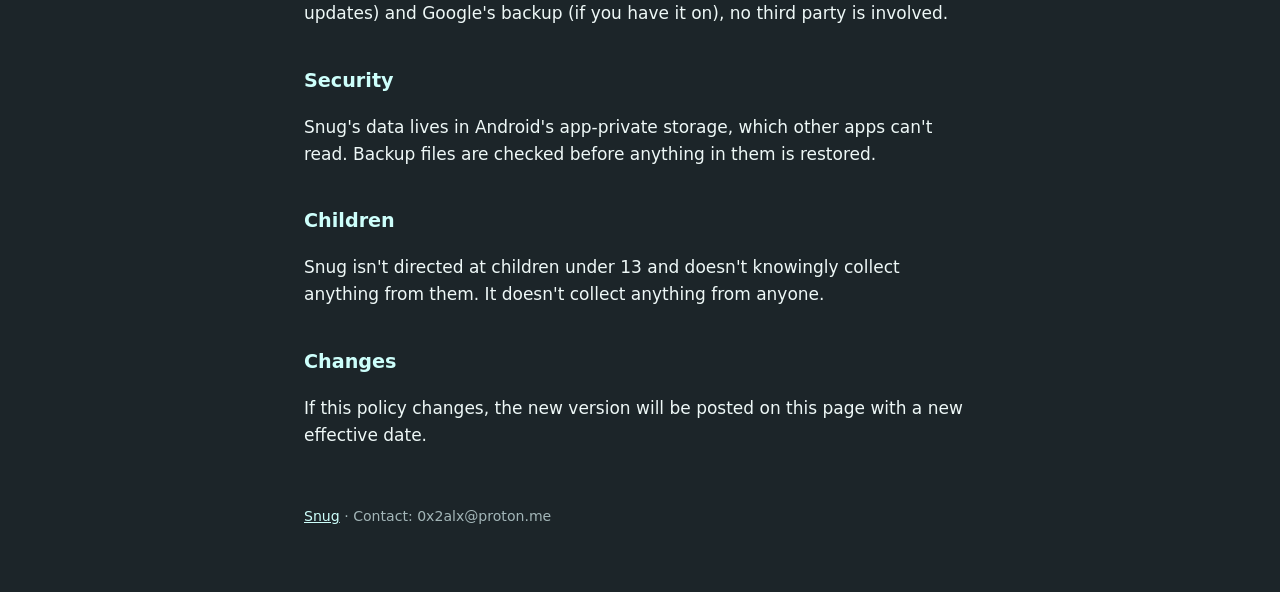
<file: privacy.html>
<!doctype html>
<html lang="en">
<head>
<meta charset="utf-8">
<meta name="viewport" content="width=device-width, initial-scale=1, viewport-fit=cover">
<title>Snug Privacy Policy</title>
<link rel="icon" href="assets/favicon.png">
<link rel="stylesheet" href="style.css">
</head>
<body>
<div class="wrap">
  <header class="top">
    <img src="assets/snug-logo.png" alt="">
    <a href="index.html">Snug</a>
    <nav><a href="faq.html">FAQ</a><a href="ai.html">AI</a><a href="themes.html">Themes</a><a href="privacy.html" aria-current="page">Privacy</a><a href="terms.html">Terms</a></nav>
  </header>

  <h1>Snug Privacy Policy</h1>
  <p class="muted">Effective November 24, 2026. Applies to the Snug Android app (dev.alx.snug).</p>

  <p><strong>The short version:</strong> Snug has no servers, no accounts, no analytics, no ads and no trackers. Everything it knows stays on your phone. Nothing reaches us unless you email us.</p>

  <h2>Who we are</h2>
  <p>Snug is made by Clumsy Clanker, an independent developer. For any privacy question or request, write to <strong>0x2alx@proton.me</strong>.</p>

  <h2>What Snug uses on your phone</h2>
  <ul>
    <li><strong>Your list of apps:</strong> Snug lists the apps you can open from your home screen, so you can pick which ones go in a widget, and reads their icons and names to draw them. It also lists the shortcuts apps offer and the icon packs you have installed.</li>
    <li><strong>Notification access</strong> (optional, for badges): Snug counts how many notifications each app has. It doesn't read, store or send what the notifications say; the counts are kept in memory only, to draw the badges.</li>
    <li><strong>Usage access</strong> (optional, only for "Most used" order): Snug counts how often each app was opened on your phone in the last two weeks, to sort your icons. The counts are kept in memory only and never leave your phone.</li>
    <li><strong>Build with AI</strong> (optional): when you tap <strong>Copy my setup</strong>, Snug puts your widgets, their sizes and the list of apps you can open from your home screen on the clipboard. It happens only when you tap it, and Snug never sends it anywhere. It leaves your phone only if you paste it into another app or website yourself.</li>
    <li><strong>Images you pick</strong> (optional, for custom icons): Snug copies the image you choose, shrunk to icon size, into its own storage. It can't see your other photos.</li>
  </ul>

  <h2>What Snug stores, and where</h2>
  <p>In Snug's private storage on your phone: your widget setups (which apps, shortcuts, links and sections each widget has, their names, order and look), saved layouts, copies of shortcut icons and of images you picked as icons, your app theme (how Snug's own screens look), whether you bought Pro, the date you first installed Snug (which decides early access to Pro), and an event log of what Snug did (such as widget refreshes, saves and errors), which you can read under Logs in the menu. Shortcuts are stored as the apps hand them over, so a shortcut to a contact or a chat includes what's needed to open it, like that contact's number. Uninstalling Snug deletes all of it.</p>
  <p>Android's backup to your Google account includes your widget setups, saved layouts, those icons, your app theme and your first-install date, so a new phone starts set up. Google stores that backup under its own privacy policy, and you can turn backup off in Android's settings.</p>
  <p>If you use <strong>Back up to file</strong>, Snug writes the same information to a file where you choose (for example Google Drive). That file is yours; we never see it.</p>

  <h2>Fonts from Google Fonts</h2>
  <p>If you pick a font from Google Fonts for a theme or for widget section titles (one that isn't built into Snug), Google Play services on your phone downloads it; Google sees which font family is requested. Snug itself has no network access for this, and the fonts built into the app never download anything.</p>

  <h2>Purchases</h2>
  <p>Snug Pro is free for early users. Once paid Pro launches, it is a one-time purchase handled by Google Play. Google processes the payment under its own privacy policy; Snug only receives confirmation that Pro was bought. We never see your name, email or payment details. Snug's own code makes no network connections; the Google Play Billing library inside it talks to Google to process purchases, and Google Play's in-app update library asks Google Play whether a newer Snug is available and downloads it.</p>

  <h2>Problem reports</h2>
  <p>If you tap <strong>Report a problem</strong>, Snug opens your email app with a message to us and a text file attached: the app version, your phone model and Android version, Snug's status (how many widgets you have, how many apps, shortcuts, links and sections each one holds, whether Pro is on, and whether notification and usage access are on), the reasons Snug last stopped, and Snug's own event log (what Snug did and when, and the type and place in Snug's code of any error or crash, without its message). No system log is attached. The status is counts and switches only, and neither it nor the event log names the apps, links or layouts in your widgets. You see the email before it goes out, and nothing is sent unless you send it. We use reports only to fix the problem you reported, never share them, and delete them within 90 days after the problem is resolved. You can ask us to delete a report sooner at the address above.</p>

  <h2 id="delete">Deleting your data</h2>
  <ul>
    <li><strong>On your phone:</strong> uninstall Snug. That deletes everything it stored.</li>
    <li><strong>In your Google backup:</strong> the Snug data Android backs up stays in your Google account until you delete the backup or turn backup off in Android's settings.</li>
    <li><strong>Backup files you made:</strong> delete them wherever you saved them.</li>
    <li><strong>Emails you sent us:</strong> write to <strong>0x2alx@proton.me</strong> with the subject "Delete my Snug data" and we delete the conversation within 30 days.</li>
  </ul>

  <h2>Your rights (GDPR and similar laws)</h2>
  <p>Snug collects no personal data on our side: there are no accounts or servers, and what Snug stores stays on your phone, under your control. The only personal data we ever receive is an email you choose to send us, which we use only to answer you. You can ask us, free of charge, to see, correct or delete it, and we answer within 30 days. If you're in the EU, UK or a similar jurisdiction, you can also complain to your data protection authority. Our email is hosted by Proton (Switzerland).</p>

  <h2>Sharing</h2>
  <p>We don't sell, rent or share any data. Apart from Google Play (purchases and updates) and Google's backup (if you have it on), no third party is involved.</p>

  <h2>Security</h2>
  <p>Snug's data lives in Android's app-private storage, which other apps can't read. Backup files are checked before anything in them is restored.</p>

  <h2>Children</h2>
  <p>Snug isn't directed at children under 13 and doesn't knowingly collect anything from them. It doesn't collect anything from anyone.</p>

  <h2>Changes</h2>
  <p>If this policy changes, the new version will be posted on this page with a new effective date.</p>

  <footer><a href="index.html">Snug</a> · Contact: 0x2alx@proton.me</footer>
</div>
</body>
</html>
</file>
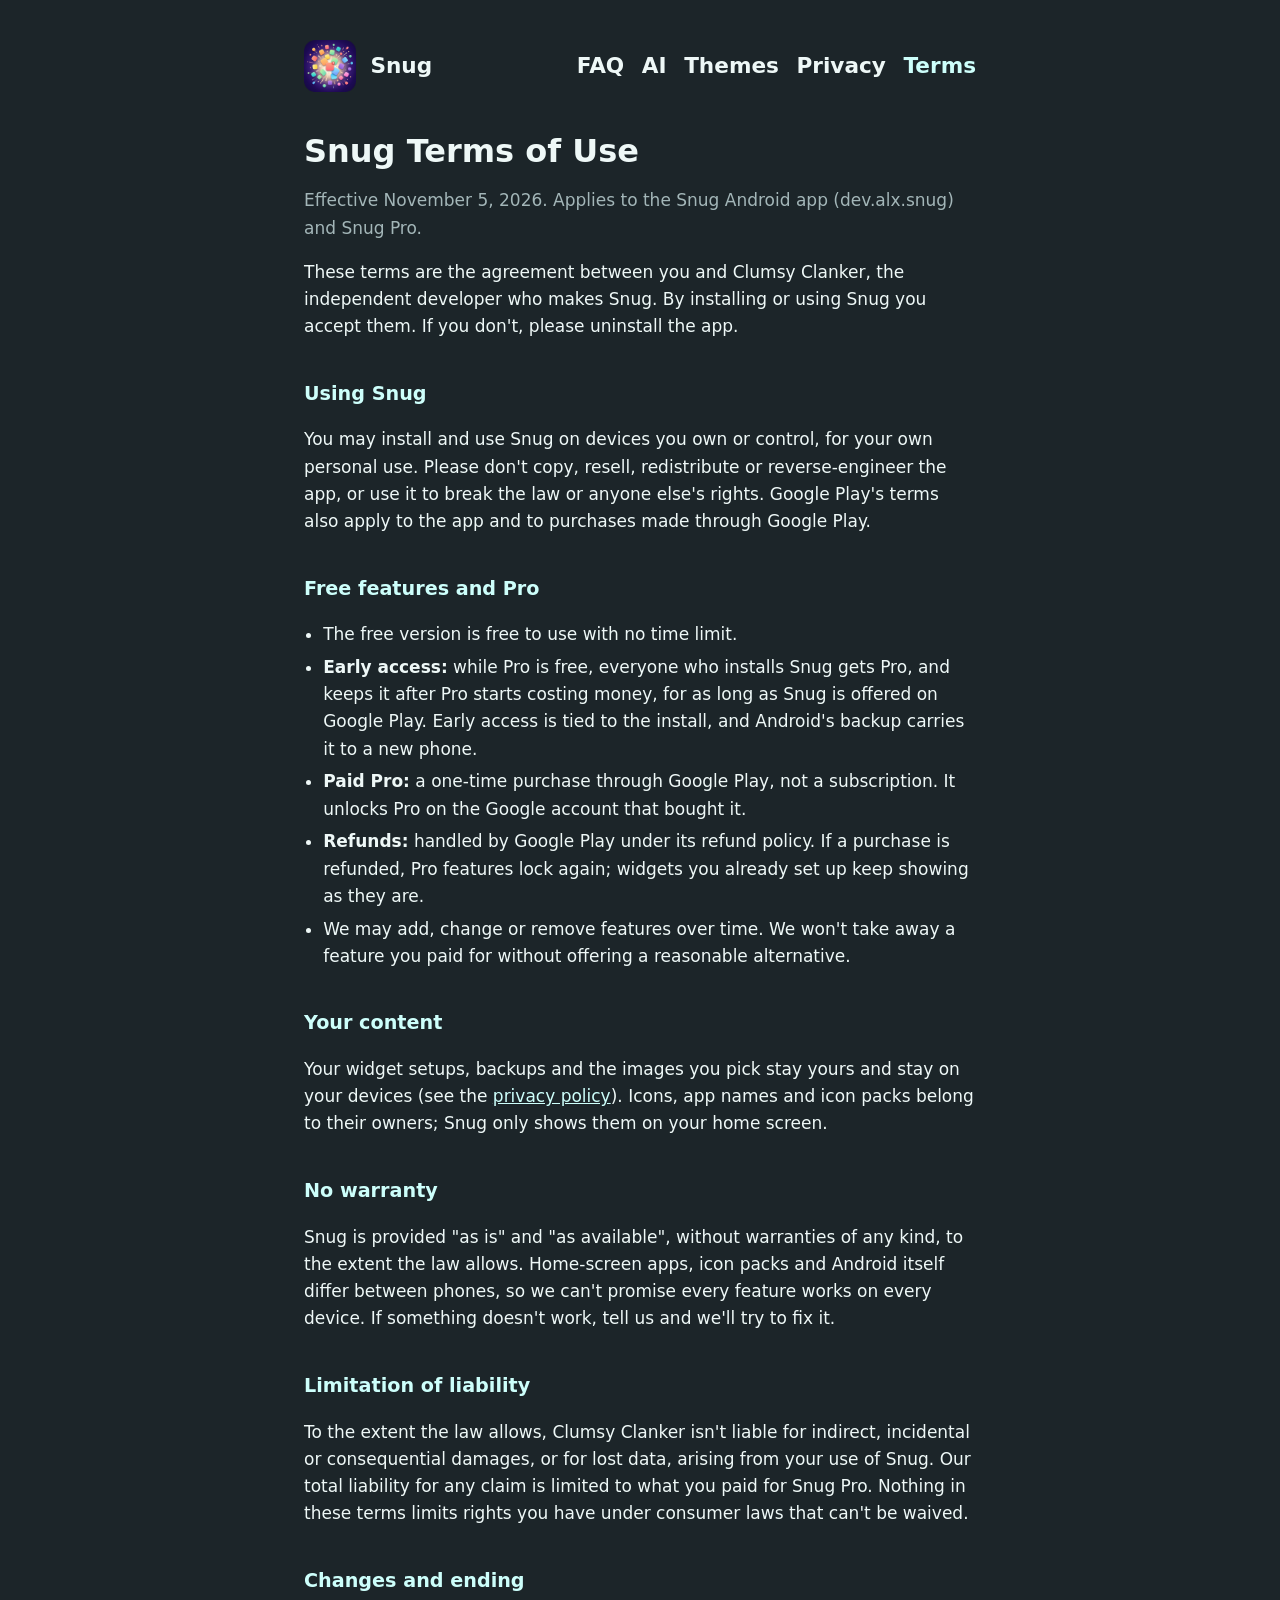
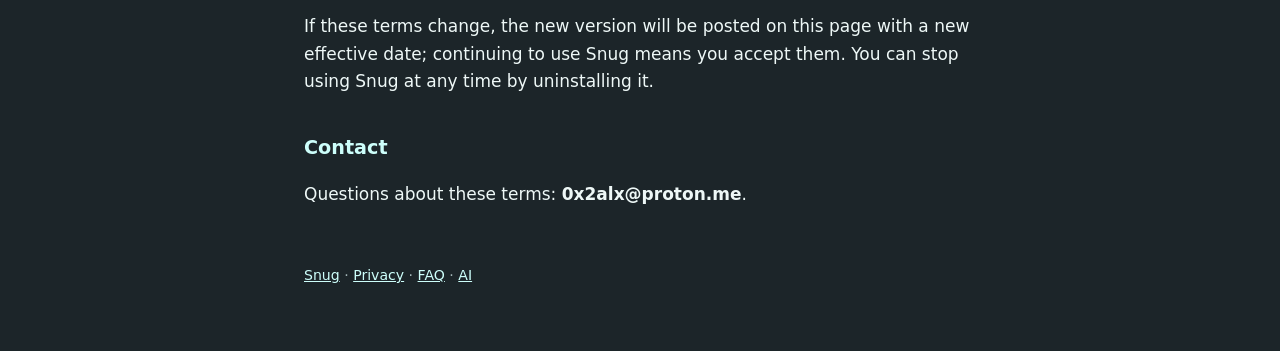
<file: terms.html>
<!doctype html>
<html lang="en">
<head>
<meta charset="utf-8">
<meta name="viewport" content="width=device-width, initial-scale=1, viewport-fit=cover">
<title>Snug Terms of Use</title>
<link rel="icon" href="assets/favicon.png">
<link rel="stylesheet" href="style.css">
</head>
<body>
<div class="wrap">
  <header class="top">
    <img src="assets/snug-logo.png" alt="">
    <a href="index.html">Snug</a>
    <nav><a href="faq.html">FAQ</a><a href="ai.html">AI</a><a href="themes.html">Themes</a><a href="privacy.html">Privacy</a><a href="terms.html" aria-current="page">Terms</a></nav>
  </header>

  <h1>Snug Terms of Use</h1>
  <p class="muted">Effective November 5, 2026. Applies to the Snug Android app (dev.alx.snug) and Snug Pro.</p>

  <p>These terms are the agreement between you and Clumsy Clanker, the independent developer who makes Snug. By installing or using Snug you accept them. If you don't, please uninstall the app.</p>

  <h2>Using Snug</h2>
  <p>You may install and use Snug on devices you own or control, for your own personal use. Please don't copy, resell, redistribute or reverse-engineer the app, or use it to break the law or anyone else's rights. Google Play's terms also apply to the app and to purchases made through Google Play.</p>

  <h2>Free features and Pro</h2>
  <ul>
    <li>The free version is free to use with no time limit.</li>
    <li><strong>Early access:</strong> while Pro is free, everyone who installs Snug gets Pro, and keeps it after Pro starts costing money, for as long as Snug is offered on Google Play. Early access is tied to the install, and Android's backup carries it to a new phone.</li>
    <li><strong>Paid Pro:</strong> a one-time purchase through Google Play, not a subscription. It unlocks Pro on the Google account that bought it.</li>
    <li><strong>Refunds:</strong> handled by Google Play under its refund policy. If a purchase is refunded, Pro features lock again; widgets you already set up keep showing as they are.</li>
    <li>We may add, change or remove features over time. We won't take away a feature you paid for without offering a reasonable alternative.</li>
  </ul>

  <h2>Your content</h2>
  <p>Your widget setups, backups and the images you pick stay yours and stay on your devices (see the <a href="privacy.html">privacy policy</a>). Icons, app names and icon packs belong to their owners; Snug only shows them on your home screen.</p>

  <h2>No warranty</h2>
  <p>Snug is provided "as is" and "as available", without warranties of any kind, to the extent the law allows. Home-screen apps, icon packs and Android itself differ between phones, so we can't promise every feature works on every device. If something doesn't work, tell us and we'll try to fix it.</p>

  <h2>Limitation of liability</h2>
  <p>To the extent the law allows, Clumsy Clanker isn't liable for indirect, incidental or consequential damages, or for lost data, arising from your use of Snug. Our total liability for any claim is limited to what you paid for Snug Pro. Nothing in these terms limits rights you have under consumer laws that can't be waived.</p>

  <h2>Changes and ending</h2>
  <p>If these terms change, the new version will be posted on this page with a new effective date; continuing to use Snug means you accept them. You can stop using Snug at any time by uninstalling it.</p>

  <h2>Contact</h2>
  <p>Questions about these terms: <strong>0x2alx@proton.me</strong>.</p>

  <footer><a href="index.html">Snug</a> · <a href="privacy.html">Privacy</a> · <a href="faq.html">FAQ</a> · <a href="ai.html">AI</a></footer>
</div>
</body>
</html>
</file>
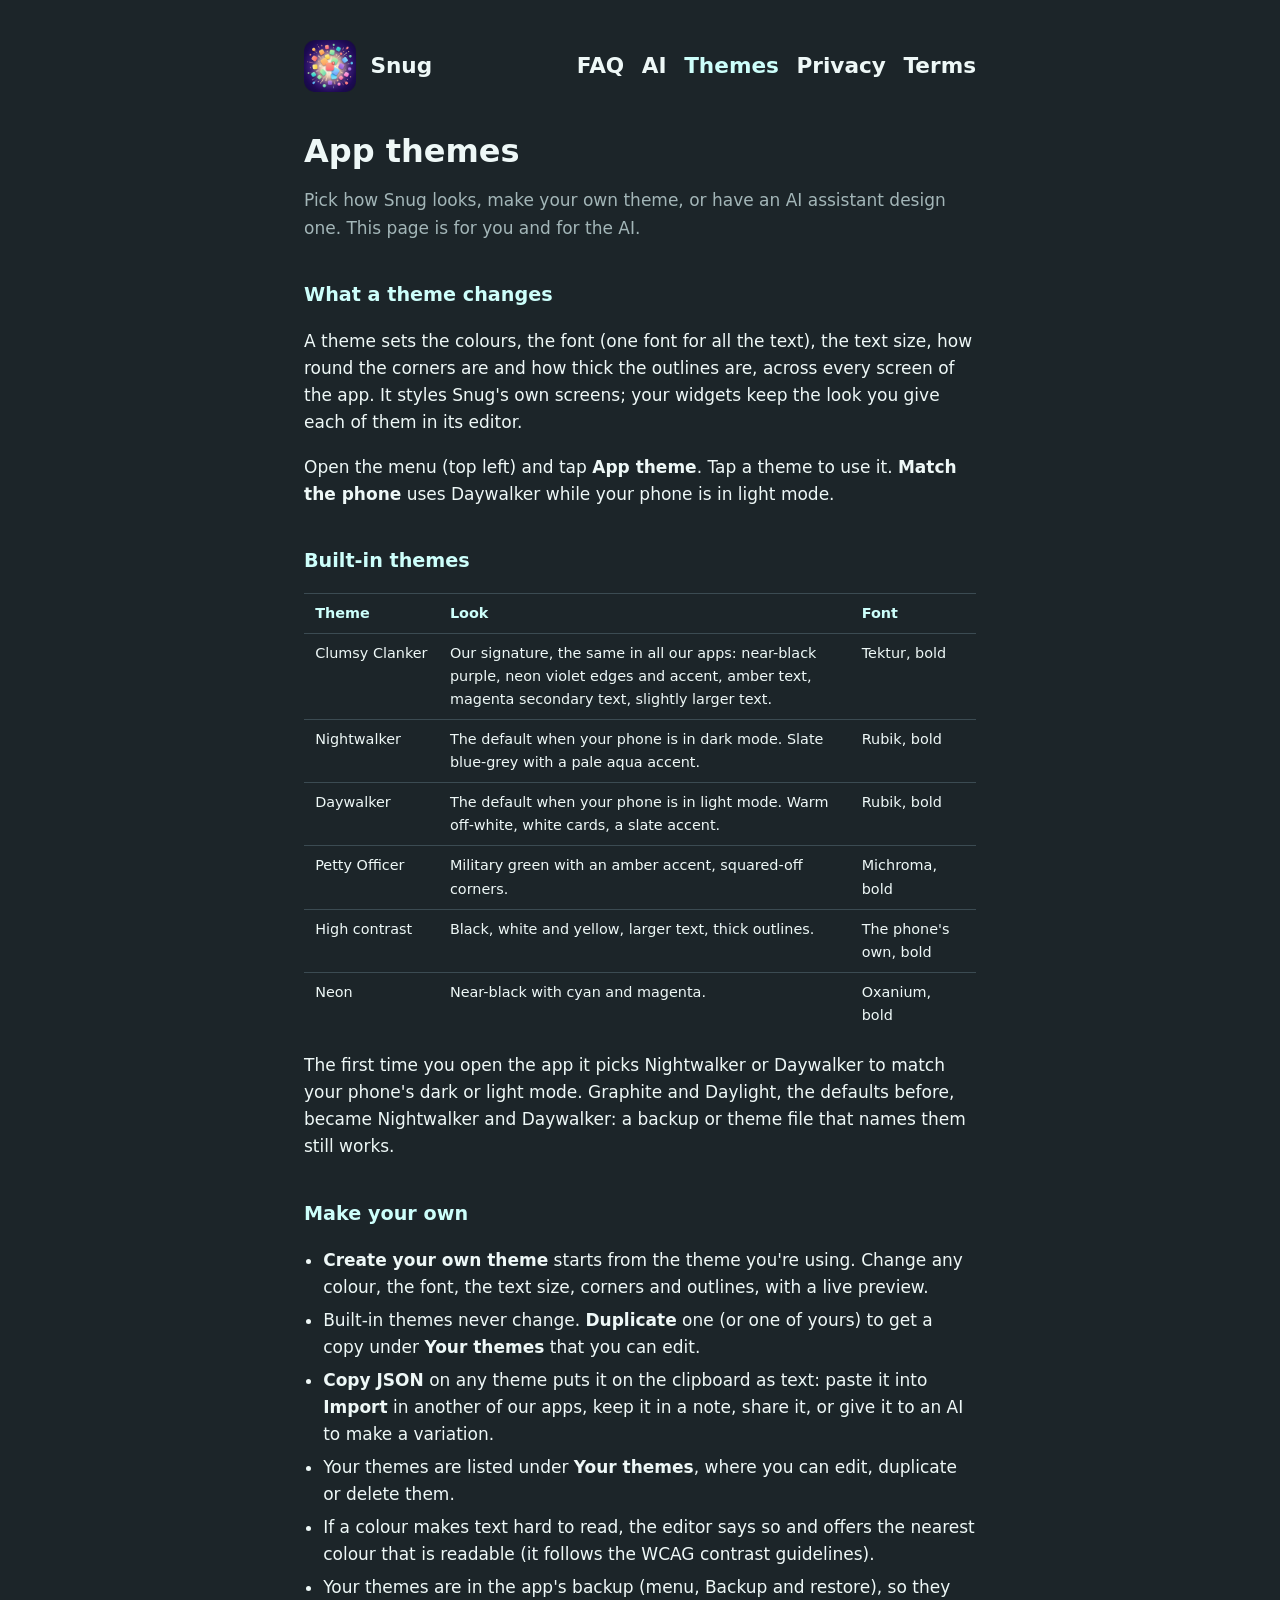
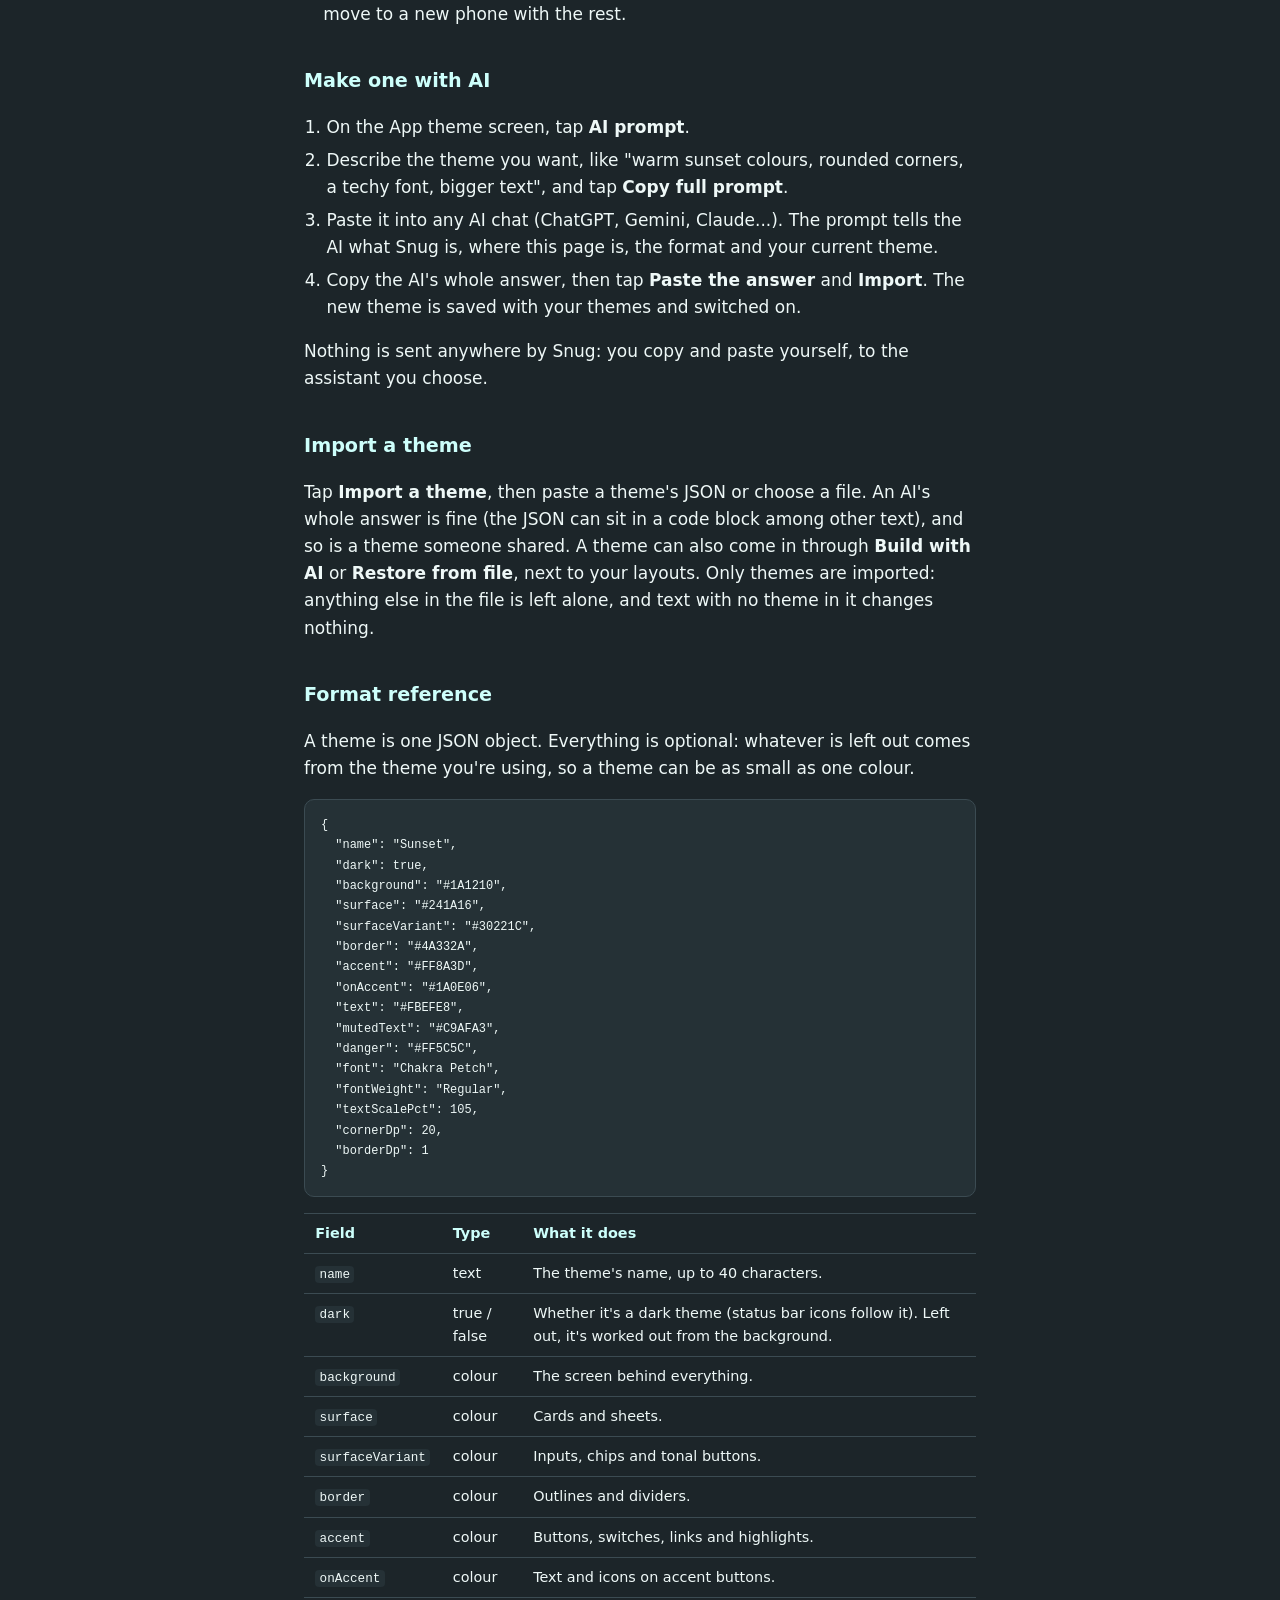
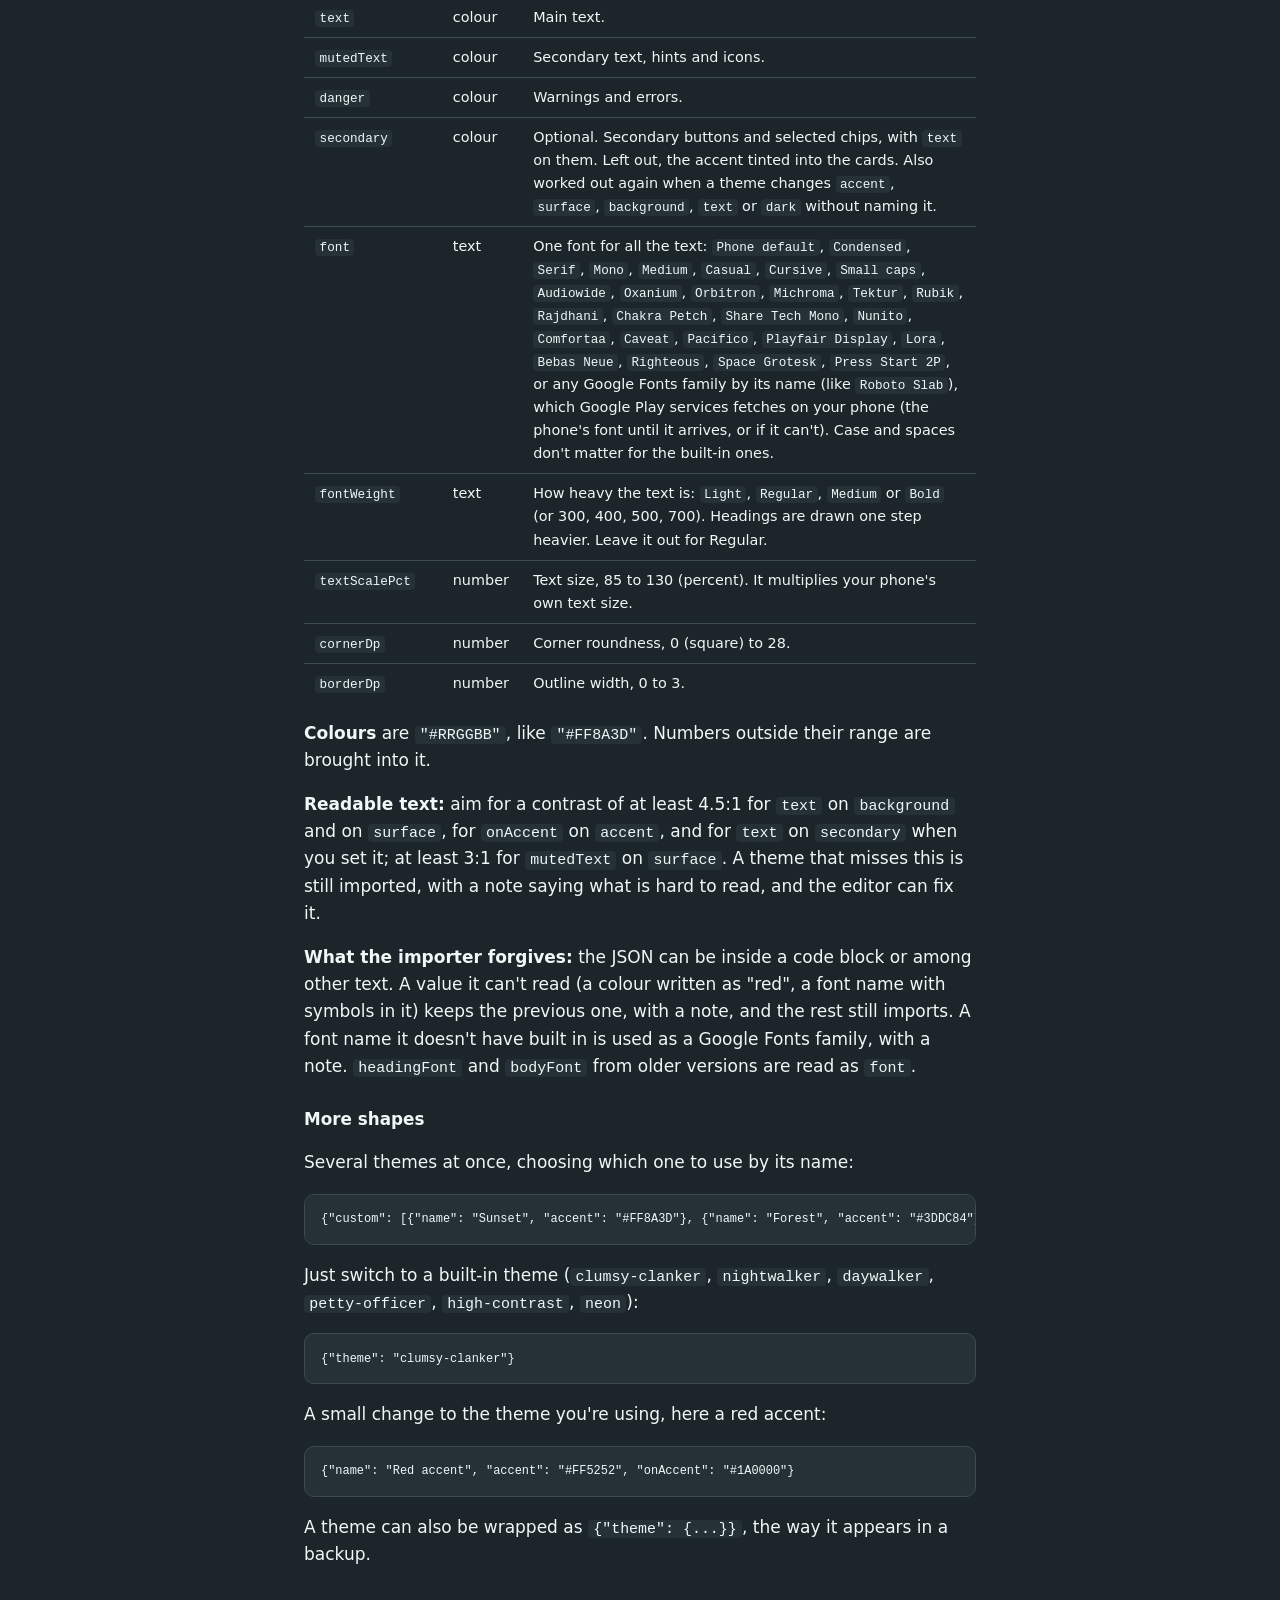
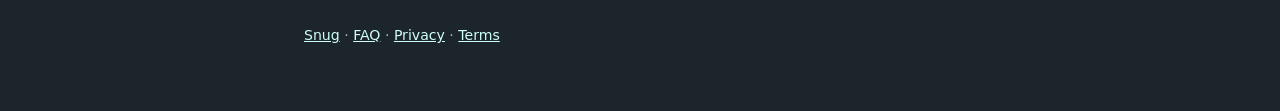
<file: themes.html>
<!doctype html>
<html lang="en">
<head>
<meta charset="utf-8">
<meta name="viewport" content="width=device-width, initial-scale=1, viewport-fit=cover">
<title>Snug app themes</title>
<meta name="description" content="Make your own Snug theme by hand or with an AI assistant: every option, the JSON format, and examples.">
<link rel="icon" href="assets/favicon.png">
<link rel="stylesheet" href="style.css">
</head>
<body>
<div class="wrap">
  <header class="top">
    <img src="assets/snug-logo.png" alt="">
    <a href="index.html">Snug</a>
    <nav><a href="faq.html">FAQ</a><a href="ai.html">AI</a><a href="themes.html" aria-current="page">Themes</a><a href="privacy.html">Privacy</a><a href="terms.html">Terms</a></nav>
  </header>

  <h1>App themes</h1>
  <p class="muted">Pick how Snug looks, make your own theme, or have an AI assistant design one. This page is for you and for the AI.</p>

  <h2>What a theme changes</h2>
  <p>A theme sets the colours, the font (one font for all the text), the text size, how round the corners are and how thick the outlines are, across every screen of the app. It styles Snug's own screens; your widgets keep the look you give each of them in its editor.</p>
  <p>Open the menu (top left) and tap <strong>App theme</strong>. Tap a theme to use it. <strong>Match the phone</strong> uses Daywalker while your phone is in light mode.</p>

  <h2>Built-in themes</h2>
  <table>
    <thead><tr><th>Theme</th><th>Look</th><th>Font</th></tr></thead>
    <tbody>
      <tr><td>Clumsy Clanker</td><td>Our signature, the same in all our apps: near-black purple, neon violet edges and accent, amber text, magenta secondary text, slightly larger text.</td><td>Tektur, bold</td></tr>
      <tr><td>Nightwalker</td><td>The default when your phone is in dark mode. Slate blue-grey with a pale aqua accent.</td><td>Rubik, bold</td></tr>
      <tr><td>Daywalker</td><td>The default when your phone is in light mode. Warm off-white, white cards, a slate accent.</td><td>Rubik, bold</td></tr>
      <tr><td>Petty Officer</td><td>Military green with an amber accent, squared-off corners.</td><td>Michroma, bold</td></tr>
      <tr><td>High contrast</td><td>Black, white and yellow, larger text, thick outlines.</td><td>The phone's own, bold</td></tr>
      <tr><td>Neon</td><td>Near-black with cyan and magenta.</td><td>Oxanium, bold</td></tr>
    </tbody>
  </table>
  <p>The first time you open the app it picks Nightwalker or Daywalker to match your phone's dark or light mode. Graphite and Daylight, the defaults before, became Nightwalker and Daywalker: a backup or theme file that names them still works.</p>

  <h2>Make your own</h2>
  <ul>
    <li><strong>Create your own theme</strong> starts from the theme you're using. Change any colour, the font, the text size, corners and outlines, with a live preview.</li>
    <li>Built-in themes never change. <strong>Duplicate</strong> one (or one of yours) to get a copy under <strong>Your themes</strong> that you can edit.</li>
    <li><strong>Copy JSON</strong> on any theme puts it on the clipboard as text: paste it into <strong>Import</strong> in another of our apps, keep it in a note, share it, or give it to an AI to make a variation.</li>
    <li>Your themes are listed under <strong>Your themes</strong>, where you can edit, duplicate or delete them.</li>
    <li>If a colour makes text hard to read, the editor says so and offers the nearest colour that is readable (it follows the WCAG contrast guidelines).</li>
    <li>Your themes are in the app's backup (menu, Backup and restore), so they move to a new phone with the rest.</li>
  </ul>

  <h2>Make one with AI</h2>
  <ol>
    <li>On the App theme screen, tap <strong>AI prompt</strong>.</li>
    <li>Describe the theme you want, like "warm sunset colours, rounded corners, a techy font, bigger text", and tap <strong>Copy full prompt</strong>.</li>
    <li>Paste it into any AI chat (ChatGPT, Gemini, Claude...). The prompt tells the AI what Snug is, where this page is, the format and your current theme.</li>
    <li>Copy the AI's whole answer, then tap <strong>Paste the answer</strong> and <strong>Import</strong>. The new theme is saved with your themes and switched on.</li>
  </ol>
  <p>Nothing is sent anywhere by Snug: you copy and paste yourself, to the assistant you choose.</p>

  <h2>Import a theme</h2>
  <p>Tap <strong>Import a theme</strong>, then paste a theme's JSON or choose a file. An AI's whole answer is fine (the JSON can sit in a code block among other text), and so is a theme someone shared. A theme can also come in through <strong>Build with AI</strong> or <strong>Restore from file</strong>, next to your layouts. Only themes are imported: anything else in the file is left alone, and text with no theme in it changes nothing.</p>

  <h2>Format reference</h2>
  <p>A theme is one JSON object. Everything is optional: whatever is left out comes from the theme you're using, so a theme can be as small as one colour.</p>
<pre><code>{
  "name": "Sunset",
  "dark": true,
  "background": "#1A1210",
  "surface": "#241A16",
  "surfaceVariant": "#30221C",
  "border": "#4A332A",
  "accent": "#FF8A3D",
  "onAccent": "#1A0E06",
  "text": "#FBEFE8",
  "mutedText": "#C9AFA3",
  "danger": "#FF5C5C",
  "font": "Chakra Petch",
  "fontWeight": "Regular",
  "textScalePct": 105,
  "cornerDp": 20,
  "borderDp": 1
}</code></pre>
  <table>
    <thead><tr><th>Field</th><th>Type</th><th>What it does</th></tr></thead>
    <tbody>
      <tr><td><code>name</code></td><td>text</td><td>The theme's name, up to 40 characters.</td></tr>
      <tr><td><code>dark</code></td><td>true / false</td><td>Whether it's a dark theme (status bar icons follow it). Left out, it's worked out from the background.</td></tr>
      <tr><td><code>background</code></td><td>colour</td><td>The screen behind everything.</td></tr>
      <tr><td><code>surface</code></td><td>colour</td><td>Cards and sheets.</td></tr>
      <tr><td><code>surfaceVariant</code></td><td>colour</td><td>Inputs, chips and tonal buttons.</td></tr>
      <tr><td><code>border</code></td><td>colour</td><td>Outlines and dividers.</td></tr>
      <tr><td><code>accent</code></td><td>colour</td><td>Buttons, switches, links and highlights.</td></tr>
      <tr><td><code>onAccent</code></td><td>colour</td><td>Text and icons on accent buttons.</td></tr>
      <tr><td><code>text</code></td><td>colour</td><td>Main text.</td></tr>
      <tr><td><code>mutedText</code></td><td>colour</td><td>Secondary text, hints and icons.</td></tr>
      <tr><td><code>danger</code></td><td>colour</td><td>Warnings and errors.</td></tr>
      <tr><td><code>secondary</code></td><td>colour</td><td>Optional. Secondary buttons and selected chips, with <code>text</code> on them. Left out, the accent tinted into the cards. Also worked out again when a theme changes <code>accent</code>, <code>surface</code>, <code>background</code>, <code>text</code> or <code>dark</code> without naming it.</td></tr>
      <tr><td><code>font</code></td><td>text</td><td>One font for all the text: <code>Phone default</code>, <code>Condensed</code>, <code>Serif</code>, <code>Mono</code>, <code>Medium</code>, <code>Casual</code>, <code>Cursive</code>, <code>Small caps</code>, <code>Audiowide</code>, <code>Oxanium</code>, <code>Orbitron</code>, <code>Michroma</code>, <code>Tektur</code>, <code>Rubik</code>, <code>Rajdhani</code>, <code>Chakra Petch</code>, <code>Share Tech Mono</code>, <code>Nunito</code>, <code>Comfortaa</code>, <code>Caveat</code>, <code>Pacifico</code>, <code>Playfair Display</code>, <code>Lora</code>, <code>Bebas Neue</code>, <code>Righteous</code>, <code>Space Grotesk</code>, <code>Press Start 2P</code>, or any Google Fonts family by its name (like <code>Roboto Slab</code>), which Google Play services fetches on your phone (the phone's font until it arrives, or if it can't). Case and spaces don't matter for the built-in ones.</td></tr>
      <tr><td><code>fontWeight</code></td><td>text</td><td>How heavy the text is: <code>Light</code>, <code>Regular</code>, <code>Medium</code> or <code>Bold</code> (or 300, 400, 500, 700). Headings are drawn one step heavier. Leave it out for Regular.</td></tr>
      <tr><td><code>textScalePct</code></td><td>number</td><td>Text size, 85 to 130 (percent). It multiplies your phone's own text size.</td></tr>
      <tr><td><code>cornerDp</code></td><td>number</td><td>Corner roundness, 0 (square) to 28.</td></tr>
      <tr><td><code>borderDp</code></td><td>number</td><td>Outline width, 0 to 3.</td></tr>
    </tbody>
  </table>
  <p><strong>Colours</strong> are <code>"#RRGGBB"</code>, like <code>"#FF8A3D"</code>. Numbers outside their range are brought into it.</p>
  <p><strong>Readable text:</strong> aim for a contrast of at least 4.5:1 for <code>text</code> on <code>background</code> and on <code>surface</code>, for <code>onAccent</code> on <code>accent</code>, and for <code>text</code> on <code>secondary</code> when you set it; at least 3:1 for <code>mutedText</code> on <code>surface</code>. A theme that misses this is still imported, with a note saying what is hard to read, and the editor can fix it.</p>
  <p><strong>What the importer forgives:</strong> the JSON can be inside a code block or among other text. A value it can't read (a colour written as "red", a font name with symbols in it) keeps the previous one, with a note, and the rest still imports. A font name it doesn't have built in is used as a Google Fonts family, with a note. <code>headingFont</code> and <code>bodyFont</code> from older versions are read as <code>font</code>.</p>

  <h3>More shapes</h3>
  <p>Several themes at once, choosing which one to use by its name:</p>
<pre><code>{"custom": [{"name": "Sunset", "accent": "#FF8A3D"}, {"name": "Forest", "accent": "#3DDC84"}], "selectedId": "Forest"}</code></pre>
  <p>Just switch to a built-in theme (<code>clumsy-clanker</code>, <code>nightwalker</code>, <code>daywalker</code>, <code>petty-officer</code>, <code>high-contrast</code>, <code>neon</code>):</p>
<pre><code>{"theme": "clumsy-clanker"}</code></pre>
  <p>A small change to the theme you're using, here a red accent:</p>
<pre><code>{"name": "Red accent", "accent": "#FF5252", "onAccent": "#1A0000"}</code></pre>
  <p>A theme can also be wrapped as <code>{"theme": {...}}</code>, the way it appears in a backup.</p>

  <footer><a href="index.html">Snug</a> · <a href="faq.html">FAQ</a> · <a href="privacy.html">Privacy</a> · <a href="terms.html">Terms</a></footer>
</div>
</body>
</html>
</file>
<file: style.css>
/* Snug site. Dark on purpose: the app's Nightwalker theme (slate with a pale aqua accent). System fonts only, so the pages load nothing from third parties. */
:root {
  --void: #1C2529;
  --deep: #253136;
  --line: #3B4B52;
  --accent: #CDFFFB;
  --on-accent: #12302E;
  --link: #CDFFFB;
  --ink: #EEF8F7;
  --muted: #A3B6B8;
  color-scheme: dark;
}
* { box-sizing: border-box; }
body {
  margin: 0; background: var(--void); color: var(--ink);
  font: 17px/1.6 system-ui, -apple-system, "Segoe UI", Roboto, sans-serif;
}
.wrap {
  max-width: 44rem; margin: 0 auto; padding-block: 2.5rem 4rem;
  padding-left: max(1rem, env(safe-area-inset-left, 0px)); padding-right: max(1rem, env(safe-area-inset-right, 0px));
}
header.top { display: flex; align-items: center; gap: .9rem; margin-bottom: 2.5rem; flex-wrap: wrap; }
header.top img { width: 52px; height: 52px; }
header.top a { color: var(--ink); text-decoration: none; font-weight: 700; font-size: 1.35rem; }
nav { margin-left: auto; display: flex; gap: 1.1rem; font-size: .95rem; }
nav a { color: var(--link); text-decoration: none; }
nav a[aria-current] { color: var(--accent); }
h1 { font-size: 2rem; line-height: 1.2; margin: 0 0 .4rem; text-wrap: balance; }
h2 { font-size: 1.2rem; margin: 2.4rem 0 .5rem; color: var(--accent); text-wrap: balance; }
p, li { color: var(--ink); }
.muted { color: var(--muted); }
a { color: var(--link); }
a:focus-visible, summary:focus-visible { outline: 2px solid var(--accent); outline-offset: 3px; border-radius: 4px; }
ul { padding-left: 1.2rem; }
li + li { margin-top: .35rem; }
.free { display: inline-block; font-size: .78rem; font-weight: 700; letter-spacing: .02em; padding: .1em .5em; border-radius: 6px;
  background: var(--accent); color: var(--on-accent); vertical-align: .15em; }

/* FAQ */
details { border-top: 1px solid var(--line); padding: .9rem 0; }
details:last-of-type { border-bottom: 1px solid var(--line); }
summary { cursor: pointer; font-weight: 600; list-style: none; display: flex; gap: .7rem; }
summary::-webkit-details-marker { display: none; }
summary::before { content: "+"; color: var(--accent); font-weight: 700; width: 1ch; flex: none; }
details[open] summary::before { content: "−"; }
details > :not(summary) { margin-left: 1.7rem; }

/* home */
.hero { text-align: center; padding-block: 1rem 1.5rem; }
.hero img { width: 140px; height: 140px; }
.hero p { color: var(--muted); max-width: 32rem; margin-inline: auto; }
.links { display: grid; gap: .8rem; margin-top: 2rem; }
.links a { display: block; padding: 1rem 1.2rem; background: var(--deep); border: 1px solid var(--line); border-radius: 12px;
  color: var(--ink); text-decoration: none; }
.links a span { display: block; color: var(--muted); font-size: .92rem; }
footer { margin-top: 3.5rem; color: var(--muted); font-size: .88rem; }

/* docs pages */
h3 { font-size: 1.05rem; margin: 1.6rem 0 .4rem; }
ol { padding-left: 1.4rem; }
li + li { margin-top: .35rem; }
code { font: .88em ui-monospace, SFMono-Regular, Menlo, Consolas, monospace; background: var(--deep); padding: .08em .35em; border-radius: 4px; overflow-wrap: anywhere; }
pre { background: var(--deep); border: 1px solid var(--line); border-radius: 10px; padding: .9rem 1rem; overflow-x: auto; font-size: .85rem; line-height: 1.5; }
pre code { background: none; padding: 0; overflow-wrap: normal; }
.wrap table { display: block; overflow-x: auto; border-collapse: collapse; font-size: .9rem; margin: 1rem 0; }
th, td { text-align: left; vertical-align: top; padding: .5rem .7rem; border-top: 1px solid var(--line); }
th { color: var(--accent); white-space: nowrap; }
td:first-child { white-space: nowrap; }

/* Small widget diagrams in the FAQ's grid guide: rows of sections, each sharing its row by --w. */
.gridpic { display: grid; gap: 6px; max-width: 300px; padding: 10px; margin: .9rem 0 .9rem 1.7rem; background: var(--void); border: 1px solid var(--line); border-radius: 14px; }
.gridpic .gr { display: flex; gap: 6px; }
.gridpic .gc { flex: var(--w, 1); min-width: 0; padding: .4rem .55rem; background: var(--deep); border: 1px solid var(--line); border-radius: 8px; font-size: .78rem; color: var(--muted); line-height: 1.3; }
.gridpic .gc b { display: block; color: var(--accent); font-size: .82rem; }
</file>
